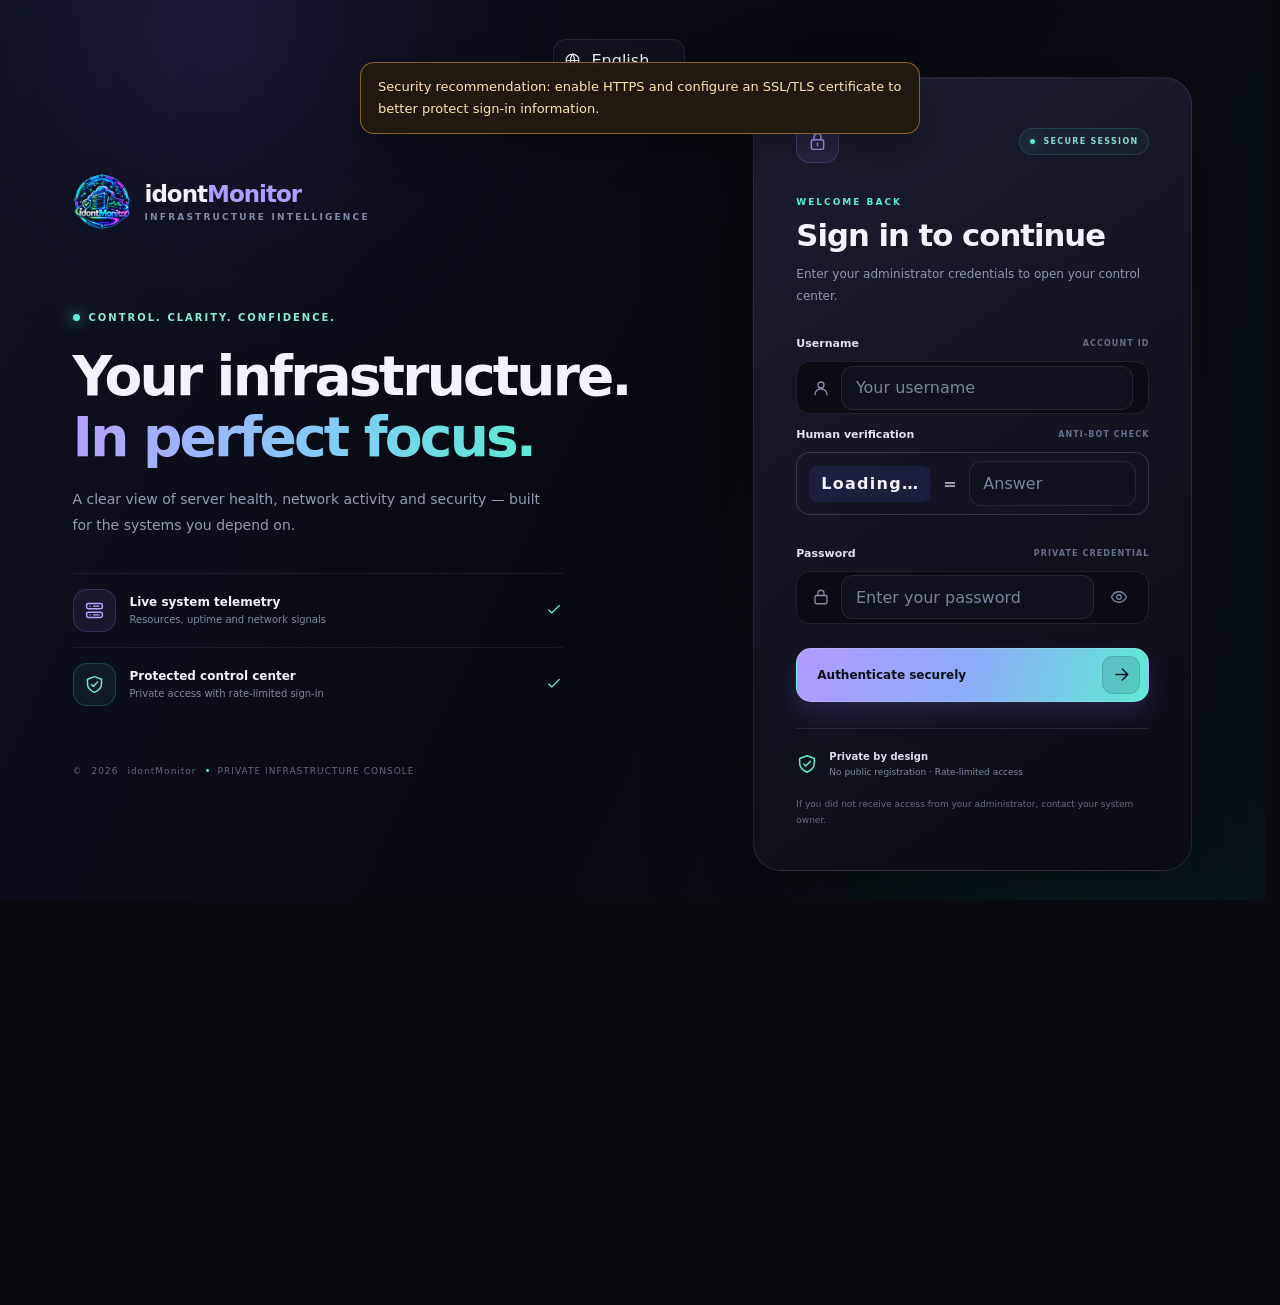
<file: static/login.html>
<!doctype html>
<html lang="en">
<head>
<meta charset="utf-8">
<meta name="viewport" content="width=device-width,initial-scale=1,viewport-fit=cover">
<meta name="color-scheme" content="dark">
<meta name="theme-color" content="#070910">
<link rel="icon" type="image/svg+xml" href="/static/idontmonitor-mark.png?v=2360">
<title>Secure access · idontMonitor</title>
<link rel="stylesheet" href="/static/style.css">
</head>
<body class="login-body">
<div class="login-grid" aria-hidden="true"></div>
<div class="login-orb login-orb-one" aria-hidden="true"></div>
<div class="login-orb login-orb-two" aria-hidden="true"></div>
<label class="language-control login-language" for="languageSelect"><svg viewBox="0 0 24 24" aria-hidden="true"><circle cx="12" cy="12" r="9"/><path d="M3 12h18M12 3a15 15 0 0 1 0 18M12 3a15 15 0 0 0 0 18"/></svg><select id="languageSelect" aria-label="Select language"><option value="en">English</option><option value="fa">فارسی</option></select></label>
<div id="httpSecurityNotice" class="http-security-notice" role="status" aria-live="polite" hidden></div>
<main class="login-layout">
  <section class="login-story" aria-label="idontMonitor introduction">
    <a class="login-brand" href="/login" aria-label="idontMonitor home">
      <span class="login-logo"><img src="/static/idontmonitor-mark.png?v=2360" alt="idontMonitor logo" width="54" height="54"></span>
      <span><strong>idont<span>Monitor</span></strong><small>INFRASTRUCTURE INTELLIGENCE</small></span>
    </a>
    <div class="story-copy">
      <span class="story-kicker"><i></i> CONTROL. CLARITY. CONFIDENCE.</span>
      <h1>Your infrastructure.<br><span>In perfect focus.</span></h1>
      <p>A clear view of server health, network activity and security — built for the systems you depend on.</p>
    </div>
    <div class="login-feature-row">
      <div class="feature-icon"><svg viewBox="0 0 24 24" aria-hidden="true"><rect x="3" y="4" width="18" height="6" rx="2"/><rect x="3" y="14" width="18" height="6" rx="2"/><path d="M7 7h.01M7 17h.01M11 7h6M11 17h6"/></svg></div>
      <div><b>Live system telemetry</b><small>Resources, uptime and network signals</small></div>
      <span class="feature-check"><svg viewBox="0 0 24 24" aria-hidden="true"><path d="m5 12 4 4L19 6"/></svg></span>
    </div>
    <div class="login-feature-row">
      <div class="feature-icon mint-icon"><svg viewBox="0 0 24 24" aria-hidden="true"><path d="M12 3 20 6v5c0 5-3.5 8-8 10-4.5-2-8-5-8-10V6z"/><path d="m8.5 12 2.2 2.2 4.8-5"/></svg></div>
      <div><b>Protected control center</b><small>Private access with rate-limited sign-in</small></div>
      <span class="feature-check"><svg viewBox="0 0 24 24" aria-hidden="true"><path d="m5 12 4 4L19 6"/></svg></span>
    </div>
    <div class="login-copyright">© <span id="year"></span> idontMonitor <span class="copyright-dot"></span> PRIVATE INFRASTRUCTURE CONSOLE</div>
  </section>
  <section class="login-panel glass" aria-labelledby="loginTitle">
    <div class="panel-topline"><span class="secure-icon"><svg viewBox="0 0 24 24" aria-hidden="true"><rect x="5" y="10" width="14" height="11" rx="2"/><path d="M8 10V7a4 4 0 0 1 8 0v3M12 14v3"/></svg></span><span class="secure-label"><i></i> SECURE SESSION</span></div>
    <div class="login-heading"><p class="eyebrow">WELCOME BACK</p><h2 id="loginTitle">Sign in to continue</h2><p>Enter your administrator credentials to open your control center.</p></div>
    <form method="post" action="/login" id="loginForm" novalidate>
      <label for="username">Username <span>ACCOUNT ID</span></label>
      <div class="login-input-wrap"><svg viewBox="0 0 24 24" aria-hidden="true"><circle cx="12" cy="8" r="4"/><path d="M4 21a8 8 0 0 1 16 0"/></svg><input id="username" name="username" autocomplete="username" autocapitalize="none" spellcheck="false" required maxlength="128" placeholder="Your username"></div>
      <label for="captchaAnswer">Human verification <span>ANTI-BOT CHECK</span></label>
      <div class="login-captcha" aria-live="polite">
        <span class="captcha-question" id="captchaQuestion">Loading…</span>
        <span class="captcha-equals" aria-hidden="true">=</span>
        <input id="captchaAnswer" name="captcha_answer" type="text" inputmode="numeric" pattern="[0-9]{1,3}" autocomplete="off" required maxlength="3" aria-label="Answer to human verification" placeholder="Answer">
        <input id="captchaToken" type="hidden" name="captcha_token" value="">
      </div>
      <label for="password">Password <span>PRIVATE CREDENTIAL</span></label>
      <div class="login-input-wrap"><svg viewBox="0 0 24 24" aria-hidden="true"><rect x="4" y="10" width="16" height="11" rx="2"/><path d="M8 10V7a4 4 0 0 1 8 0v3"/></svg><input id="password" name="password" type="password" autocomplete="current-password" required maxlength="1024" placeholder="Enter your password"><button class="password-toggle" type="button" id="togglePassword" aria-label="Show password" title="Show password"><svg viewBox="0 0 24 24" aria-hidden="true"><path d="M2 12s3.5-7 10-7 10 7 10 7-3.5 7-10 7S2 12 2 12Z"/><circle cx="12" cy="12" r="3"/></svg></button></div>
      <p id="error" class="login-error" role="alert" hidden></p>
      <button class="login-submit" type="submit"><span class="submit-label">Authenticate securely</span><span class="submit-arrow"><svg viewBox="0 0 24 24" aria-hidden="true"><path d="M5 12h14M13 5l7 7-7 7"/></svg></span></button>
    </form>
    <div class="login-assurance"><svg viewBox="0 0 24 24" aria-hidden="true"><path d="M12 3 20 6v5c0 5-3.5 8-8 10-4.5-2-8-5-8-10V6z"/><path d="m8.5 12 2.2 2.2 4.8-5"/></svg><span><b>Private by design</b><small>No public registration · Rate-limited access</small></span></div>
    <p class="login-footnote">If you did not receive access from your administrator, contact your system owner.</p>
  </section>
</main>
<style>
.http-security-notice{position:fixed;z-index:1000;top:max(62px,calc(env(safe-area-inset-top) + 52px));left:50%;transform:translateX(-50%);width:min(560px,calc(100vw - 32px));box-sizing:border-box;padding:13px 17px;border:1px solid rgba(245,183,77,.48);border-radius:14px;background:rgba(35,27,16,.96);color:#ffe5b1;box-shadow:0 14px 40px rgba(0,0,0,.3);font-size:13px;line-height:1.7;backdrop-filter:blur(16px);-webkit-backdrop-filter:blur(16px);opacity:1;transition:opacity .25s ease}
.http-security-notice[hidden]{display:none}.http-security-notice.is-leaving{opacity:0}
html[dir="rtl"] .http-security-notice{text-align:right}

.login-captcha{display:flex;align-items:center;gap:12px;min-height:54px;margin:0 0 18px;padding:8px 12px;border:1px solid var(--border,rgba(148,163,184,.24));border-radius:14px;background:rgba(15,23,42,.22)}
.captcha-question{display:inline-flex;align-items:center;justify-content:center;min-width:88px;min-height:36px;padding:0 12px;border-radius:9px;background:rgba(99,102,241,.12);font-weight:800;letter-spacing:.08em;font-variant-numeric:tabular-nums}
.captcha-equals{opacity:.65;font-weight:700}
.login-captcha input[type=text]{width:100%;min-width:0;flex:1;background:transparent;border:0;outline:0;color:inherit;font:inherit}
.login-captcha input[type=text]::placeholder{color:var(--muted,#94a3b8)}
</style>
<script>
const form=document.getElementById('loginForm');
const button=form.querySelector('.login-submit');
const errorBox=document.getElementById('error');
document.getElementById('year').textContent=new Date().getFullYear();
const httpNotice=document.getElementById('httpSecurityNotice');
const httpNoticeText={en:'Security recommendation: enable HTTPS and configure an SSL/TLS certificate to better protect sign-in information.',fa:'پیشنهاد امنیتی: برای محافظت بهتر از اطلاعات ورود، HTTPS را فعال کنید و گواهی SSL/TLS را پیکربندی کنید.'};
let httpNoticeTimer;
function updateHttpNotice(){
  if(location.protocol!=='http:'){httpNotice.hidden=true;return;}
  const lang=document.getElementById('languageSelect')?.value||document.documentElement.lang||'en';
  httpNotice.textContent=httpNoticeText[lang==='fa'?'fa':'en'];
  httpNotice.hidden=false;httpNotice.classList.remove('is-leaving');
  clearTimeout(httpNoticeTimer);
  httpNoticeTimer=setTimeout(()=>{httpNotice.classList.add('is-leaving');setTimeout(()=>{httpNotice.hidden=true;httpNotice.classList.remove('is-leaving');},280);},5000);
}
document.getElementById('languageSelect')?.addEventListener('change',updateHttpNotice);
updateHttpNotice();

document.getElementById('togglePassword').addEventListener('click',()=>{const input=document.getElementById('password');const showing=input.type==='text';input.type=showing?'password':'text';const btn=document.getElementById('togglePassword');btn.setAttribute('aria-label',showing?'Show password':'Hide password');btn.title=showing?'Show password':'Hide password';});
async function refreshCaptcha(){try{const r=await fetch('/api/login-challenge',{credentials:'same-origin',cache:'no-store'});if(!r.ok)return;const d=await r.json();document.getElementById('captchaQuestion').textContent=d.question;document.getElementById('captchaToken').value=d.token;document.getElementById('captchaAnswer').value='';}catch{}}
form.addEventListener('submit',async e=>{e.preventDefault();errorBox.hidden=true;if(!form.reportValidity())return;button.disabled=true;button.classList.add('is-loading');button.querySelector('.submit-label').textContent=(document.documentElement.lang==='fa'?'در حال بررسی اطلاعات ورود…':'Verifying credentials…');const body=new URLSearchParams(new FormData(form));try{const r=await fetch('/login',{method:'POST',body,redirect:'manual',credentials:'same-origin'});if(r.status===303||r.type==='opaqueredirect'){location.href='/';return}const data=await r.json().catch(()=>({detail:'Sign-in failed. Please try again.'}));errorBox.textContent=data.detail||(document.documentElement.lang==='fa'?'ورود ناموفق بود. دوباره تلاش کنید.':'Sign-in failed. Please try again.');errorBox.hidden=false;await refreshCaptcha();}catch{errorBox.textContent=(document.documentElement.lang==='fa'?'ارتباط با سرور برقرار نشد. اتصال را بررسی و دوباره تلاش کنید.':'Unable to reach the server. Check your connection and try again.');errorBox.hidden=false;await refreshCaptcha();}finally{button.disabled=false;button.classList.remove('is-loading');button.querySelector('.submit-label').textContent=(document.documentElement.lang==='fa'?'ورود امن':'Authenticate securely');}});
</script>
<script src="/static/i18n.js"></script></body>
</html>
</file>
<file: static/style.css>
:root{color-scheme:dark;--bg:#080a10;--panel:#10141f;--panel2:#141a28;--theme-glow:rgba(181,160,255,.14);--line:rgba(172,185,220,.13);--text:#f1f4fb;--muted:#8792aa;--purple:#a78bfa;--mint:#5eead4;--blue:#7dd3fc;--pink:#f0abfc;--amber:#fbbf24;--red:#fb7185;--radius:22px;font-family:Inter,ui-sans-serif,system-ui,-apple-system,BlinkMacSystemFont,"Segoe UI",sans-serif}*{box-sizing:border-box}html{scroll-behavior:smooth}body{margin:0;min-height:100vh;background:radial-gradient(ellipse at 12% -10%,rgba(124,58,237,.16),transparent 35%),radial-gradient(ellipse at 95% 15%,rgba(20,184,166,.09),transparent 28%),var(--bg);color:var(--text);overflow-x:hidden}body:after{content:"";position:fixed;inset:0;pointer-events:none;opacity:.12;background-image:linear-gradient(rgba(255,255,255,.025) 1px,transparent 1px),linear-gradient(90deg,rgba(255,255,255,.025) 1px,transparent 1px);background-size:36px 36px;mask-image:linear-gradient(to bottom,black,transparent 85%);z-index:-1}.aurora{display:none}.glass{background:linear-gradient(145deg,color-mix(in srgb,var(--panel) 94%,white 6%),color-mix(in srgb,var(--bg) 90%,var(--panel) 10%));border:1px solid var(--line);box-shadow:0 18px 60px rgba(0,0,0,.2)}.shell{display:grid;grid-template-columns:250px minmax(0,1fr);gap:26px;max-width:1720px;margin:auto;padding:26px;min-height:100vh}.sidebar{position:sticky;top:26px;height:calc(100vh - 52px);min-height:580px;border-radius:26px;padding:22px 14px;display:flex;flex-direction:column;z-index:30}.brand{display:flex;align-items:center;gap:12px;padding:2px 9px 28px;color:inherit;text-decoration:none}.brand-mark{display:grid;place-items:center;width:45px;height:45px;border-radius:15px;background:linear-gradient(145deg,#8b5cf6,#2dd4bf);color:#080a10;font-size:29px;font-weight:900;box-shadow:0 8px 30px rgba(139,92,246,.22)}.brand b{display:block;font-size:16px;letter-spacing:-.5px}.brand small{display:block;color:var(--muted);font-size:8px;letter-spacing:1.8px;margin-top:5px}.sidebar nav{display:grid;gap:6px}.sidebar nav a{display:flex;align-items:center;gap:13px;padding:13px 14px;border:1px solid transparent;border-radius:14px;color:#9da8be;text-decoration:none;font-size:13px;transition:.2s}.sidebar nav a:hover{background:rgba(255,255,255,.035);color:white}.sidebar nav a.active{background:linear-gradient(100deg,rgba(167,139,250,.17),rgba(94,234,212,.055));border-color:rgba(167,139,250,.2);color:white;box-shadow:inset 3px 0 var(--purple)}.nav-icon{width:21px;text-align:center;color:var(--purple);font-size:18px}.sidebar-bottom{margin-top:auto;border-top:1px solid var(--line);padding:17px 8px 2px;display:flex;align-items:center;gap:8px;flex-wrap:wrap;font-size:10px;color:var(--muted)}.sidebar-bottom small{margin-left:auto}.dot,.live-pill i,.status-badge i{width:7px;height:7px;border-radius:50%;background:var(--mint);box-shadow:0 0 12px var(--mint);display:inline-block;flex:0 0 auto}.main{min-width:0;padding:4px 0 0}.topbar{display:flex;justify-content:space-between;align-items:center;gap:18px;margin:6px 2px 30px}.eyebrow{font-size:9px;letter-spacing:2px;color:var(--mint);font-weight:800;margin:0 0 10px}.topbar h1{font-size:clamp(28px,3vw,42px);letter-spacing:-1.8px;margin:0;font-weight:720}.muted{color:var(--muted);font-size:13px;margin:8px 0 0}.top-actions{display:flex;align-items:center;gap:9px}.live-pill,.status-badge{font-size:9px;letter-spacing:1px;border:1px solid rgba(94,234,212,.18);background:rgba(94,234,212,.055);color:var(--mint);padding:10px 12px;border-radius:99px;display:flex;gap:8px;align-items:center;white-space:nowrap}.live-pill i{width:6px;height:6px}.icon-btn,.ghost,.primary{border:1px solid var(--line);background:rgba(255,255,255,.035);color:var(--text);border-radius:12px;padding:11px 14px;cursor:pointer;font:inherit;transition:.18s}.icon-btn:hover,.ghost:hover{border-color:rgba(167,139,250,.55);background:rgba(167,139,250,.08)}button:focus-visible,a:focus-visible,input:focus-visible,select:focus-visible{outline:2px solid var(--mint);outline-offset:3px}button:active{transform:scale(.98)}.page-view[hidden]{display:none!important}.page-view{display:grid;gap:18px;align-content:start;min-width:0}.stats-grid{display:grid;grid-template-columns:repeat(4,minmax(0,1fr));gap:14px}.metric{position:relative;overflow:hidden;border-radius:21px;padding:20px;min-width:0;isolation:isolate}.metric:before{content:"";position:absolute;right:-35px;top:-48px;width:130px;height:130px;border-radius:50%;background:var(--accent);filter:blur(55px);opacity:.17;z-index:-1}.purple{--accent:var(--purple)}.mint{--accent:var(--mint)}.blue{--accent:var(--blue)}.pink{--accent:var(--pink)}.metric-head{display:flex;justify-content:space-between;align-items:center;font-size:9px;letter-spacing:1.1px;color:#a7b2c8;gap:6px}.metric-icon{font-size:20px;color:var(--accent)}.metric-value{display:flex;align-items:baseline;gap:5px;margin:23px 0 16px;min-width:0}.metric-value strong{font-size:clamp(28px,3vw,40px);letter-spacing:-1.8px;overflow-wrap:anywhere;font-weight:720}.metric-value em{font-size:13px;color:var(--accent);font-style:normal}.metric-value.compact strong{font-size:clamp(22px,2vw,30px)}.meter{height:5px;border-radius:99px;background:rgba(255,255,255,.07);overflow:hidden}.meter i{display:block;height:100%;width:0;background:var(--accent,var(--purple));border-radius:99px;box-shadow:0 0 14px var(--accent,var(--purple));transition:width .45s}.metric-foot{display:flex;justify-content:space-between;gap:8px;margin-top:12px;color:var(--muted);font-size:10px}.spark{width:calc(100% + 20px);height:32px;margin:12px -10px -10px}.spark path{fill:none;stroke:var(--accent);stroke-width:2.2;vector-effect:non-scaling-stroke;filter:drop-shadow(0 0 4px var(--accent))}.network-note{font-size:10px;color:var(--muted);margin-top:12px;line-height:1.6}.quota-mini,.quota-track{height:7px;border-radius:99px;background:rgba(255,255,255,.07);overflow:hidden;margin-top:12px}.quota-mini i,.quota-track i{display:block;height:100%;width:0;background:linear-gradient(90deg,var(--purple),var(--mint));border-radius:99px;transition:width .4s}.panel{border-radius:var(--radius);padding:24px;min-width:0}.panel-head{display:flex;justify-content:space-between;align-items:flex-start;gap:14px;margin-bottom:22px}.panel h2{font-size:19px;letter-spacing:-.55px;margin:0}.section-sub{color:var(--muted);font-size:11px;line-height:1.7;margin:7px 0 0}.status-badge{font-size:9px;padding:8px 10px}.host-info{display:grid;grid-template-columns:repeat(2,minmax(0,1fr));gap:0 26px}.host-info>div{display:flex;justify-content:space-between;align-items:center;gap:12px;padding:14px 0;border-bottom:1px solid rgba(255,255,255,.055);min-width:0}.host-info span{font-size:11px;color:var(--muted)}.host-info b{font-size:11px;font-weight:550;text-align:right;max-width:65%;overflow-wrap:anywhere}.host-footer{border-top:1px solid var(--line);padding-top:15px;margin-top:12px;display:flex;align-items:center;gap:8px;color:var(--muted);font-size:10px}.chart-wrap{height:330px;position:relative}.chart-wrap canvas,.traffic-chart-wrap canvas{width:100%;height:100%;display:block}.chart-empty{position:absolute;inset:0;display:grid;place-items:center;color:var(--muted);font-size:12px;pointer-events:none}.chart-foot{display:flex;justify-content:space-between;gap:12px;color:var(--muted);font-size:10px;margin-top:15px}.legend{font-size:10px;color:var(--muted);display:flex;align-items:center;gap:7px;white-space:nowrap}.legend i{width:8px;height:8px;border-radius:50%;display:inline-block;margin-left:5px}.legend-purple{background:var(--purple);box-shadow:0 0 9px var(--purple)}.legend-mint{background:var(--mint);box-shadow:0 0 9px var(--mint)}.resource-row{margin:23px 0}.resource-row-head{display:flex;justify-content:space-between;gap:12px;font-size:12px;margin-bottom:9px}.resource-row-head span{color:#b6c0d3}.resource-row-head b{font-weight:550}.note{font-size:10px;color:var(--muted);line-height:1.8;margin:17px 0 0}.traffic-panel{overflow:hidden}.period-chip{padding:7px 10px;border:1px solid var(--line);border-radius:99px;color:var(--mint);font-size:9px;letter-spacing:1px;white-space:nowrap}.traffic-total{display:flex;align-items:baseline;gap:10px;flex-wrap:wrap}.traffic-total strong{font-size:clamp(30px,3.5vw,44px);letter-spacing:-1.8px}.traffic-total span{color:var(--muted);font-size:12px}.quota-track{height:9px;margin:17px 0 20px}.traffic-stats{display:grid;grid-template-columns:repeat(3,minmax(0,1fr));gap:10px}.traffic-stats>div{padding:15px;border-radius:15px;background:rgba(255,255,255,.025);border:1px solid rgba(255,255,255,.055);min-width:0}.traffic-stats span{display:block;color:var(--muted);font-size:10px;margin-bottom:8px}.traffic-stats b{font-size:13px;overflow-wrap:anywhere}.traffic-cumulative{margin:18px 0}.traffic-chart-wrap{height:120px;margin-top:20px}.settings-form{display:grid;gap:11px;max-width:680px}.settings-form label{font-size:12px;color:#dce4f3;margin-top:7px}.settings-form label span{display:block;color:var(--muted);font-size:10px;margin-top:5px;line-height:1.6}.settings-form input,.settings-form select{width:100%;min-height:46px;border:1px solid var(--line);border-radius:13px;background:#0c111c;color:var(--text);padding:12px 13px;font:inherit}.settings-form input:focus,.settings-form select:focus{border-color:var(--purple);outline:none;box-shadow:0 0 0 3px rgba(167,139,250,.1)}.form-actions{display:flex;align-items:center;gap:12px;flex-wrap:wrap;margin-top:9px}.primary{background:linear-gradient(110deg,#a78bfa,#5eead4);color:#071014;border:0;font-weight:800;padding:13px 17px}.form-actions span{font-size:11px;color:var(--mint)}.security-summary{padding:14px 16px;border:1px solid var(--line);border-radius:14px;background:rgba(255,255,255,.025);font-size:12px;font-weight:650;margin:0 0 12px}.security-summary.all-good{color:var(--mint);border-color:rgba(94,234,212,.22)}.security-summary.has-warning{color:var(--amber);border-color:rgba(251,191,36,.24)}.security-summary.has-unknown{color:var(--purple)}.security-list{display:grid;grid-template-columns:repeat(2,minmax(0,1fr));gap:10px}.security-list .security-item{display:flex;align-items:flex-start;gap:12px;margin:0;padding:15px;border:1px solid rgba(255,255,255,.06);background:rgba(255,255,255,.018);border-radius:15px}.security-state{width:30px;height:30px;display:grid;place-items:center;border-radius:10px;flex:0 0 auto;font-weight:800}.security-state.pass{color:var(--mint);background:rgba(94,234,212,.1)}.security-state.warn{color:var(--amber);background:rgba(251,191,36,.1)}.security-state.unknown{color:var(--purple);background:rgba(167,139,250,.1)}.security-item b{display:block;font-size:12px}.security-item small{display:block;color:var(--muted);font-size:10px;line-height:1.7;margin-top:5px}footer{display:flex;justify-content:space-between;gap:12px;flex-wrap:wrap;color:var(--muted);font-size:10px;padding:24px 4px 10px}.mobile-top{display:none}.nav-backdrop{position:fixed;inset:0;z-index:49;background:rgba(3,5,12,.72);backdrop-filter:blur(7px);-webkit-backdrop-filter:blur(7px)}.nav-backdrop[hidden]{display:none!important}.toast{position:fixed;bottom:24px;left:50%;transform:translate(-50%,20px);opacity:0;pointer-events:none;background:#151d2b;border:1px solid var(--line);border-radius:13px;padding:13px 17px;color:var(--text);font-size:12px;box-shadow:0 18px 55px #0008;transition:.2s;z-index:80;max-width:90vw}.toast.show{opacity:1;transform:translate(-50%,0)}
@media(max-width:1250px){.shell{grid-template-columns:220px minmax(0,1fr);gap:18px;padding:18px}.stats-grid{grid-template-columns:repeat(2,minmax(0,1fr))}}
@media(max-width:760px){.shell{display:block;padding:0 13px 25px}.mobile-top{display:flex;align-items:center;justify-content:space-between;position:sticky;top:0;z-index:45;padding:calc(10px + env(safe-area-inset-top)) 14px 10px;margin:0 -13px 19px;border-width:0 0 1px;border-radius:0;background:rgba(8,10,16,.91);backdrop-filter:blur(18px)}.mobile-top .brand{padding:0;gap:9px}.mobile-top .brand-mark{width:36px;height:36px;border-radius:12px;font-size:23px}.mobile-top .brand b{font-size:14px}.mobile-top .brand small{font-size:7px}.sidebar{display:flex;position:fixed;top:0;bottom:0;left:auto;right:0;width:min(84vw,340px);height:100dvh;min-height:0;max-height:100dvh;overflow-y:auto;overscroll-behavior:contain;padding:calc(20px + env(safe-area-inset-top)) 16px calc(18px + env(safe-area-inset-bottom));border-radius:24px 0 0 24px;background:rgba(10,13,23,.985);box-shadow:-24px 0 80px #000b;z-index:60;transform:translateX(110%);visibility:hidden;pointer-events:none;transition:transform .24s ease,visibility .24s ease}.sidebar.open{transform:translateX(0);visibility:visible;pointer-events:auto}.sidebar.open~.main{pointer-events:none}.desktop-brand{display:flex;padding:2px 6px 25px}.sidebar nav{display:grid;grid-template-columns:minmax(0,1fr);gap:7px}.sidebar nav a{font-size:13px;padding:15px 13px;min-height:49px}.sidebar nav a.active{box-shadow:inset -3px 0 var(--purple);border-color:rgba(167,139,250,.25)}.sidebar-bottom{margin-top:auto;padding-top:18px}.main{padding:0}.topbar{align-items:flex-start;margin:5px 1px 20px;gap:9px}.topbar h1{font-size:29px}.topbar .muted{font-size:12px}.top-actions{gap:6px;flex-wrap:wrap;justify-content:flex-end}.live-pill{padding:8px;font-size:8px}.ghost{font-size:11px;padding:9px 10px}.icon-btn{padding:9px 11px}.stats-grid{grid-template-columns:repeat(2,minmax(0,1fr));gap:10px}.metric{padding:15px 13px 12px;border-radius:18px}.metric-head{font-size:8px;letter-spacing:.55px}.metric-icon{font-size:16px}.metric-value{margin:17px 0 13px}.metric-value strong{font-size:clamp(24px,7vw,34px)}.metric-value.compact strong{font-size:clamp(18px,5vw,25px)}.metric-foot{font-size:9px;gap:5px;flex-wrap:wrap}.panel{padding:17px;border-radius:19px}.panel h2{font-size:18px}.page-view{gap:12px}.host-info{grid-template-columns:1fr}.host-info>div{padding:11px 0}.chart-wrap{height:255px}.chart-foot{font-size:9px}.traffic-total strong{font-size:32px}.traffic-stats{gap:7px}.traffic-stats>div{padding:11px 9px}.traffic-stats span{font-size:9px}.traffic-stats b{font-size:12px}.traffic-chart-wrap{height:100px}.section-sub{font-size:10px}.settings-form input,.settings-form select{min-height:48px;font-size:16px}.security-list{grid-template-columns:1fr}.form-actions .primary{width:100%}footer{font-size:9px;padding-bottom:calc(20px + env(safe-area-inset-bottom))}}
@media(max-width:370px){.shell{padding-left:9px;padding-right:9px}.mobile-top{margin-left:-9px;margin-right:-9px}.topbar{display:block}.top-actions{justify-content:flex-start;margin-top:13px}.metric{padding:13px 10px}.metric-head{font-size:7px}.metric-foot{font-size:8px}.traffic-stats{grid-template-columns:1fr}.traffic-stats>div{display:flex;justify-content:space-between;align-items:center}.traffic-stats span{margin:0}}
@media(prefers-reduced-motion:reduce){*,*:before,*:after{scroll-behavior:auto!important;animation:none!important;transition:none!important}}

/* v1.4.1 Theme Studio and account security */
.theme-grid{display:grid;grid-template-columns:repeat(4,minmax(0,1fr));gap:13px;margin:8px 0 18px}
.theme-card{min-width:0;text-align:left;color:var(--text);background:rgba(255,255,255,.025);border:1px solid var(--line);border-radius:17px;padding:10px;cursor:pointer;transition:transform .18s,border-color .18s,box-shadow .18s}
.theme-card:hover{transform:translateY(-2px);border-color:var(--purple)}
.theme-card.active{border-color:var(--purple);box-shadow:0 0 0 1px var(--purple),0 8px 28px var(--theme-glow)}
.theme-preview{height:68px;display:flex;align-items:flex-end;gap:5px;padding:8px;border-radius:11px;margin-bottom:10px;background:#090b14}
.theme-preview i{display:block;height:30%;flex:1;border-radius:5px;background:var(--ta)}
.theme-preview i:nth-child(2){height:70%;background:var(--tb)}.theme-preview i:nth-child(3){height:48%;background:var(--tc)}
.theme-preview.nebula{--ta:#b5a0ff;--tb:#5ce7cf;--tc:#818cf8}.theme-preview.cyber{--ta:#5ce7cf;--tb:#82adff;--tc:#a7f3d0}.theme-preview.crimson{--ta:#ff5470;--tb:#ff9a62;--tc:#fda4af}.theme-preview.arctic{--ta:#7dd3fc;--tb:#818cf8;--tc:#c4b5fd}.theme-preview.emerald{--ta:#4ade80;--tb:#2dd4bf;--tc:#a3e635}.theme-preview.solar{--ta:#fbbf24;--tb:#fb7185;--tc:#fdba74}.theme-preview.ultra{--ta:#d1d5db;--tb:#818cf8;--tc:#6b7280}
.theme-card b,.theme-card small{display:block;overflow-wrap:anywhere}.theme-card b{font-size:12px}.theme-card small{font-size:10px;color:var(--muted);margin-top:5px}
.panel-inset{margin-top:22px;padding-top:22px;border-top:1px solid var(--line)}.audit-list{display:grid;gap:9px}.audit-row{display:flex;align-items:center;gap:12px;padding:13px;border:1px solid var(--line);border-radius:13px;background:rgba(255,255,255,.02)}.audit-dot{width:9px;height:9px;border-radius:50%;flex:0 0 auto}.audit-dot.success{background:var(--mint);box-shadow:0 0 12px var(--mint)}.audit-dot.failed{background:var(--red);box-shadow:0 0 12px var(--red)}.audit-info{min-width:0;display:grid;gap:5px}.audit-info b{font-size:12px;overflow-wrap:anywhere}.audit-info small{font-size:10px;color:var(--muted);overflow-wrap:anywhere}
.form-divider{height:1px;background:var(--line);margin:25px 0}.settings-form input[type=password]{letter-spacing:.04em}
@media(max-width:900px){.theme-grid{grid-template-columns:repeat(2,minmax(0,1fr))}}@media(max-width:430px){.theme-card{padding:8px}.theme-preview{height:54px}.theme-card b{font-size:11px}}

@media(prefers-reduced-motion:reduce){.sidebar,.nav-backdrop,.meter i,.quota-track i{transition:none!important;scroll-behavior:auto!important}}

/* v1.6.0 — secure access experience and SVG icon system */
.brand-mark svg,.nav-icon svg,.icon-btn svg{width:1em;height:1em;display:block;fill:none;stroke:currentColor;stroke-width:1.8;stroke-linecap:round;stroke-linejoin:round}
.brand-mark svg{width:30px;height:30px;stroke:#081018;stroke-width:2.1}.brand-mark{flex:0 0 auto}.nav-icon{display:grid;place-items:center}.nav-icon svg{width:20px;height:20px}.icon-btn svg{width:19px;height:19px}.icon-btn{display:inline-flex;align-items:center;justify-content:center;gap:8px}
.login-body{min-height:100vh;min-height:100dvh;display:grid;place-items:center;position:relative;isolation:isolate;overflow:hidden;padding:clamp(22px,5vw,72px);background:#070910;color:#f3f5fc;font-family:Inter,ui-sans-serif,system-ui,-apple-system,BlinkMacSystemFont,"Segoe UI",sans-serif}
.login-body:after{opacity:.17;background-size:44px 44px;mask-image:radial-gradient(ellipse at 52% 45%,#000 0%,transparent 78%)}
.login-grid{position:absolute;inset:0;z-index:-3;pointer-events:none;background:linear-gradient(115deg,rgba(14,19,33,.95),rgba(7,9,16,.97) 52%,rgba(8,17,24,.96))}
.login-orb{position:absolute;z-index:-2;pointer-events:none;border-radius:50%;filter:blur(2px);opacity:.55;animation:login-float 14s ease-in-out infinite alternate}
.login-orb-one{width:min(58vw,760px);aspect-ratio:1;top:-38%;left:-12%;background:radial-gradient(circle,rgba(124,91,255,.2),rgba(124,91,255,.04) 44%,transparent 70%)}
.login-orb-two{width:min(52vw,650px);aspect-ratio:1;bottom:-45%;right:-8%;background:radial-gradient(circle,rgba(45,212,191,.17),rgba(45,212,191,.035) 48%,transparent 72%);animation-delay:-6s}
.login-layout{width:min(1120px,100%);display:grid;grid-template-columns:minmax(0,1.05fr) minmax(350px,.78fr);align-items:center;gap:clamp(34px,7vw,100px);margin:auto}
.login-story{min-width:0;padding:10px 0}.login-brand{display:inline-flex;align-items:center;gap:14px;color:inherit;text-decoration:none}.login-logo{width:54px;height:54px;border-radius:18px;display:grid;place-items:center;background:linear-gradient(145deg,#a78bfa,#5eead4);box-shadow:0 12px 40px rgba(139,92,246,.25),inset 0 1px rgba(255,255,255,.6)}.login-logo svg{width:39px;height:39px;fill:none;stroke:#091018;stroke-width:2.3;stroke-linecap:round;stroke-linejoin:round}.login-brand strong{display:block;font-size:23px;letter-spacing:-1px;font-weight:800}.login-brand strong span{color:#a9a0ff}.login-brand small{display:block;color:#7f8ba5;font-size:9px;letter-spacing:2.2px;margin-top:5px;font-weight:750}
.story-copy{margin:clamp(42px,8vh,88px) 0 34px}.story-kicker{display:inline-flex;align-items:center;gap:9px;color:#8ceadd;font-size:10px;letter-spacing:2px;font-weight:800}.story-kicker i,.secure-label i{width:7px;height:7px;display:inline-block;border-radius:50%;background:#5eead4;box-shadow:0 0 14px #5eead4}.story-copy h1{font-size:clamp(36px,4.3vw,61px);line-height:1.1;letter-spacing:-2.8px;margin:21px 0 18px;font-weight:760}.story-copy h1 span{background:linear-gradient(100deg,#b5a0ff 0%,#85c9f9 52%,#5eead4 100%);color:transparent;background-clip:text;-webkit-background-clip:text}.story-copy>p{max-width:470px;color:#929db3;font-size:14px;line-height:1.9;margin:0}
.login-feature-row{display:flex;align-items:center;gap:14px;padding:15px 0;border-top:1px solid rgba(173,188,220,.1);max-width:490px}.feature-icon{width:43px;height:43px;display:grid;place-items:center;border:1px solid rgba(167,139,250,.22);background:rgba(167,139,250,.08);border-radius:14px;color:#b6a5ff;flex:0 0 auto}.feature-icon svg,.feature-check svg,.secure-icon svg,.login-input-wrap>svg,.password-toggle svg,.login-submit svg,.login-assurance>svg{width:21px;height:21px;fill:none;stroke:currentColor;stroke-width:1.7;stroke-linecap:round;stroke-linejoin:round}.mint-icon{color:#6fe8d6;border-color:rgba(94,234,212,.2);background:rgba(94,234,212,.06)}.login-feature-row>div:nth-child(2){min-width:0;display:grid;gap:5px}.login-feature-row b{font-size:12px;font-weight:700}.login-feature-row small{color:#7e8aa2;font-size:10px}.feature-check{margin-left:auto;color:#5eead4;display:grid;place-items:center}.feature-check svg{width:18px;height:18px}.login-copyright{display:flex;align-items:center;gap:9px;margin-top:clamp(30px,5vh,55px);color:#606c82;font-size:9px;letter-spacing:1px;flex-wrap:wrap}.copyright-dot{width:3px;height:3px;background:#5eead4;border-radius:50%}
.login-panel{padding:clamp(25px,3.4vw,42px);border-radius:28px;background:linear-gradient(145deg,rgba(20,25,40,.94),rgba(11,15,25,.96));border-color:rgba(173,188,220,.15);box-shadow:0 35px 100px rgba(0,0,0,.42),0 0 0 1px rgba(255,255,255,.015),inset 0 1px rgba(255,255,255,.045);min-width:0;backdrop-filter:blur(22px);-webkit-backdrop-filter:blur(22px)}.panel-topline{display:flex;align-items:center;justify-content:space-between;gap:12px;margin-bottom:34px}.secure-icon{width:43px;height:43px;border-radius:14px;display:grid;place-items:center;color:#a99aff;border:1px solid rgba(167,139,250,.24);background:rgba(167,139,250,.09)}.secure-label{display:flex;align-items:center;gap:8px;border:1px solid rgba(94,234,212,.16);background:rgba(94,234,212,.045);border-radius:99px;padding:8px 10px;color:#85dace;font-size:8px;letter-spacing:1.3px;font-weight:800}.secure-label i{width:5px;height:5px}.login-heading .eyebrow{margin-bottom:10px}.login-heading h2{font-size:clamp(25px,2.4vw,31px);letter-spacing:-1px;margin:0;font-weight:760}.login-heading>p:last-child{font-size:12px;color:#8c98af;line-height:1.8;margin:11px 0 27px}.login-panel form{display:grid;gap:11px}.login-panel form>label{display:flex;align-items:center;justify-content:space-between;gap:12px;color:#dce3f2;font-size:11px;font-weight:650;margin-top:3px}.login-panel form>label span{color:#65718a;font-size:8px;letter-spacing:1.1px;font-weight:750}.login-input-wrap{display:flex;align-items:center;gap:11px;min-height:53px;padding:0 15px;border:1px solid rgba(159,174,207,.16);border-radius:14px;background:rgba(5,8,15,.48);color:#7785a0;transition:border-color .2s,box-shadow .2s,background .2s}.login-input-wrap:focus-within{border-color:rgba(167,139,250,.75);background:rgba(10,13,24,.8);box-shadow:0 0 0 4px rgba(167,139,250,.09),0 0 25px rgba(167,139,250,.055)}.login-input-wrap>svg{width:18px;height:18px;flex:0 0 auto}.login-input-wrap input{width:100%;min-width:0;border:0;outline:0;background:transparent;color:#f3f5fc;font:inherit;font-size:12px;padding:15px 0;box-shadow:none!important}.login-input-wrap input::placeholder{color:#536078}.password-toggle{display:grid;place-items:center;flex:0 0 auto;border:0;background:transparent;color:#7886a0;padding:5px;cursor:pointer}.password-toggle:hover{color:#d6d8ff}.password-toggle svg{width:18px;height:18px}.login-submit{margin-top:13px;min-height:54px;width:100%;display:flex;align-items:center;justify-content:space-between;gap:12px;padding:7px 8px 7px 20px;border:1px solid rgba(255,255,255,.18);border-radius:15px;background:linear-gradient(105deg,#b19aff 0%,#8cacf9 49%,#5eead4 100%);color:#0a1018;font:inherit;font-size:12px;font-weight:800;cursor:pointer;box-shadow:0 12px 28px rgba(111,117,237,.2);transition:transform .2s,filter .2s,box-shadow .2s}.login-submit:hover{filter:brightness(1.06);transform:translateY(-1px);box-shadow:0 15px 34px rgba(111,117,237,.28)}.login-submit:disabled{cursor:wait;opacity:.8;transform:none}.submit-arrow{width:38px;height:38px;display:grid;place-items:center;border-radius:11px;background:rgba(5,12,20,.12);border:1px solid rgba(5,12,20,.12)}.submit-arrow svg{width:19px;height:19px}.login-submit.is-loading .submit-arrow{animation:login-pulse 1s ease-in-out infinite}.login-error{margin:4px 0 0;padding:11px 12px;border:1px solid rgba(251,113,133,.24);border-radius:11px;background:rgba(251,113,133,.07);color:#ff9aa9;font-size:11px;line-height:1.65}.login-error[hidden]{display:none}.login-assurance{display:flex;align-items:center;gap:11px;border-top:1px solid rgba(173,188,220,.11);margin-top:26px;padding-top:22px;color:#5eead4}.login-assurance>svg{width:22px;height:22px;flex:0 0 auto}.login-assurance span{display:grid;gap:5px}.login-assurance b{font-size:10px;color:#d8e0ef}.login-assurance small{font-size:9px;color:#7f8ba2}.login-footnote{font-size:9px;line-height:1.8;color:#606c82;margin:19px 0 0}.login-panel button:focus-visible,.login-panel input:focus-visible{outline:2px solid #5eead4;outline-offset:3px}
@keyframes login-float{from{transform:translate3d(0,0,0) scale(1)}to{transform:translate3d(35px,25px,0) scale(1.08)}}@keyframes login-pulse{50%{opacity:.55;transform:scale(.94)}}
@media(max-width:850px){.login-body{display:block;padding:clamp(18px,4vw,30px) 18px 32px;overflow-x:clip}.login-layout{display:flex;flex-direction:column;align-items:stretch;gap:25px;width:100%;max-width:520px;margin:0 auto}.login-story{width:100%;min-width:0}.login-panel{width:100%;min-width:0;padding:clamp(21px,4.5vw,30px);border-radius:24px}.story-copy h1{font-size:clamp(34px,7vw,46px);letter-spacing:-1.8px}.login-brand strong{font-size:20px}.login-feature-row small{line-height:1.6}.login-copyright{display:none}}
@media(max-width:680px){.login-body{display:block;padding:23px 16px 30px}.login-layout{display:flex;flex-direction:column;align-items:stretch;gap:27px;max-width:440px}.login-story{padding:0}.login-logo{width:46px;height:46px;border-radius:15px}.login-logo svg{width:33px;height:33px}.login-brand strong{font-size:19px}.login-brand small{font-size:8px;letter-spacing:1.7px}.story-copy{margin:31px 0 20px}.story-kicker{font-size:8px;letter-spacing:1.5px}.story-copy h1{font-size:clamp(34px,9vw,45px);margin:15px 0 10px;letter-spacing:-1.8px}.story-copy>p{font-size:12px;line-height:1.75}.login-feature-row{padding:11px 0;gap:10px}.feature-icon{width:37px;height:37px;border-radius:12px}.login-feature-row b{font-size:11px}.login-feature-row small{font-size:9px}.login-copyright{display:none}.login-panel{padding:24px 21px;border-radius:23px}.panel-topline{margin-bottom:24px}.login-heading h2{font-size:26px}.login-heading>p:last-child{margin-bottom:22px}.login-input-wrap{min-height:51px}.login-submit{min-height:52px}.login-assurance{margin-top:22px;padding-top:18px}.login-footnote{margin-top:15px}.login-orb-one{width:100vw;top:-15%;left:-35%}.login-orb-two{width:100vw;bottom:-12%;right:-40%}}
@media(prefers-reduced-motion:reduce){.login-orb,.login-submit.is-loading .submit-arrow{animation:none!important}.login-submit{transition:none!important}}

.metric-icon svg{display:block;width:22px;height:22px;fill:none;stroke:currentColor;stroke-width:1.8;stroke-linecap:round;stroke-linejoin:round}

/* idontMonitor v1.6.0 — original network-flow identity */
.login-logo{overflow:hidden}.login-logo img{width:155%;height:155%;max-width:none;object-fit:cover;object-position:center;mix-blend-mode:screen}
.bandwidth-live{position:relative;overflow:hidden;padding:24px;border:1px solid rgba(106,151,202,.18);border-radius:24px;background:radial-gradient(ellipse at 0 0,rgba(29,185,255,.075),transparent 45%),radial-gradient(ellipse at 100% 100%,rgba(160,91,255,.07),transparent 42%),var(--panel);box-shadow:inset 0 1px rgba(255,255,255,.035)}
.bandwidth-head{display:flex;align-items:flex-start;justify-content:space-between;gap:15px;margin-bottom:20px}.bandwidth-head h2{font-size:22px;margin:0;letter-spacing:-.6px}.rate-source{display:flex;align-items:center;gap:8px;border:1px solid var(--line);border-radius:999px;padding:8px 11px;color:var(--muted);font-size:9px;font-weight:800;letter-spacing:.8px;white-space:nowrap}.rate-source i,.boot-status i{width:7px;height:7px;border-radius:50%;background:#8290a5;box-shadow:0 0 0 4px rgba(130,144,165,.1)}.rate-source.is-live i{background:#35e7b2;box-shadow:0 0 0 4px rgba(53,231,178,.1),0 0 14px #35e7b2}
.bandwidth-cards{display:grid;grid-template-columns:repeat(2,minmax(0,1fr));gap:14px}.bandwidth-card{min-width:0;padding:19px 20px 16px;border:1px solid var(--line);border-radius:19px;background:linear-gradient(140deg,rgba(255,255,255,.025),rgba(255,255,255,.008));position:relative;overflow:hidden}.bandwidth-card:after{content:"";position:absolute;inset:auto -45px -90px auto;width:180px;height:180px;border-radius:50%;filter:blur(35px);opacity:.1;pointer-events:none}.download-card:after{background:#35d6ff}.upload-card:after{background:#b18aff}.bandwidth-card-top{display:flex;align-items:center;gap:11px}.bandwidth-icon{display:grid;place-items:center;width:42px;height:42px;border-radius:14px;background:rgba(53,214,255,.09);border:1px solid rgba(53,214,255,.19);color:#35d6ff}.bandwidth-icon svg{width:22px;height:22px;fill:none;stroke:currentColor;stroke-width:1.7;stroke-linecap:round;stroke-linejoin:round}.upload-card .bandwidth-icon{color:#b18aff;background:rgba(177,138,255,.09);border-color:rgba(177,138,255,.2)}.bandwidth-label{display:grid;gap:4px;font-size:10px;font-weight:850;letter-spacing:1.1px}.bandwidth-label small{font-size:9px;color:var(--muted);font-weight:650;letter-spacing:.4px}.flow-dot{margin-left:auto;width:6px;height:6px;border-radius:50%;background:var(--muted);opacity:.7}.rate-source.is-live~.bandwidth-cards .flow-dot{background:#35e7b2;box-shadow:0 0 12px #35e7b2;animation:flow-blink 1.7s ease-in-out infinite}.bandwidth-rate{display:flex;align-items:baseline;justify-content:space-between;gap:10px;margin:21px 0 14px;flex-wrap:wrap}.bandwidth-rate strong{font-size:clamp(23px,3vw,34px);letter-spacing:-1.1px;font-variant-numeric:tabular-nums;overflow-wrap:anywhere}.download-card .bandwidth-rate strong{color:#35d6ff}.upload-card .bandwidth-rate strong{color:#b18aff}.bandwidth-rate span{color:var(--muted);font-size:11px;font-weight:700}.rate-meter{height:4px;border-radius:99px;background:rgba(150,165,195,.12);overflow:hidden}.rate-meter i{display:block;height:100%;width:0;border-radius:99px;transition:width .35s ease;background:linear-gradient(90deg,#278cff,#35e7df);box-shadow:0 0 12px rgba(53,214,255,.3)}.upload-card .rate-meter i{background:linear-gradient(90deg,#7c6cff,#c09aff);box-shadow:0 0 12px rgba(177,138,255,.3)}.bandwidth-foot{display:flex;justify-content:space-between;gap:12px;margin-top:13px;color:var(--muted);font-size:10px}.bandwidth-foot b{color:var(--text);font-size:11px;font-variant-numeric:tabular-nums}.bandwidth-chart-head{display:flex;justify-content:space-between;align-items:center;gap:12px;margin:22px 1px 8px;color:var(--muted);font-size:10px}.bandwidth-chart-head>span:last-child{display:flex;align-items:center;gap:5px}.bandwidth-chart-head i{display:inline-block;width:15px;height:3px;border-radius:9px;margin-left:3px}.legend-rx{background:#35d6ff}.legend-tx{background:#b18aff}.bandwidth-chart{height:112px;position:relative}.bandwidth-chart canvas{width:100%;height:100%;display:block}.bandwidth-chart .chart-empty{position:absolute;inset:0;display:grid;place-items:center;font-size:10px;color:var(--muted);pointer-events:none}.bandwidth-chart .chart-empty[style*="display: none"]{display:none!important}.bandwidth-meta{display:flex;justify-content:space-between;gap:10px;flex-wrap:wrap;margin-top:8px;padding-top:12px;border-top:1px solid var(--line);font-size:9px;color:var(--muted)}
.boot-screen{position:fixed;inset:0;z-index:9999;display:flex;flex-direction:column;align-items:center;justify-content:center;gap:0;overflow:hidden;background:#05070d;color:#eef7ff;transition:opacity .48s ease,visibility .48s ease}.boot-screen:before{content:"";position:absolute;inset:0;background:radial-gradient(ellipse at 50% 45%,rgba(0,149,255,.12),transparent 34%),radial-gradient(ellipse at 50% 55%,rgba(142,58,255,.09),transparent 48%);pointer-events:none}.boot-screen:after{content:"";position:absolute;inset:0;opacity:.16;background-image:linear-gradient(rgba(60,150,220,.13) 1px,transparent 1px),linear-gradient(90deg,rgba(60,150,220,.13) 1px,transparent 1px);background-size:48px 48px;mask-image:radial-gradient(ellipse at center,#000,transparent 75%);pointer-events:none}.boot-logo-wrap{position:relative;display:grid;place-items:center;width:min(42vw,300px);aspect-ratio:1;z-index:1}.boot-logo{width:78%;height:78%;object-fit:contain;filter:drop-shadow(0 0 24px rgba(0,178,255,.3));animation:boot-float 3s ease-in-out infinite}.boot-orbit{position:absolute;left:50%;top:50%;width:min(45vw,330px);aspect-ratio:1;border:1px solid transparent;border-top-color:#2de7ff;border-right-color:rgba(155,95,255,.8);border-radius:50%;transform:translate(-50%,-50%);box-shadow:0 -4px 22px rgba(0,207,255,.08);animation:boot-spin 3.2s linear infinite}.boot-orbit:after{content:"";position:absolute;top:11%;left:16%;width:7px;height:7px;border-radius:50%;background:#40f5df;box-shadow:0 0 16px 4px rgba(64,245,223,.7)}.boot-orbit-b{width:min(51vw,375px);border-top-color:rgba(53,214,255,.32);border-left-color:rgba(53,214,255,.85);border-right-color:rgba(168,95,255,.4);animation-direction:reverse;animation-duration:5.2s}.boot-wordmark{position:relative;z-index:1;margin-top:5px;font-size:clamp(30px,5vw,48px);font-weight:850;letter-spacing:-2px;text-shadow:0 0 24px rgba(0,180,255,.18)}.boot-wordmark span{background:linear-gradient(100deg,#27dfff,#8c76ff 70%,#c36cff);color:transparent;background-clip:text;-webkit-background-clip:text}.boot-caption{position:relative;z-index:1;margin:8px 0 26px;color:#718ca8;font-size:9px;font-weight:800;letter-spacing:3px}.boot-status{position:relative;z-index:1;display:flex;align-items:center;gap:9px;color:#9eafc6;font-size:10px}.boot-status i{background:#2de7ff;box-shadow:0 0 12px #2de7ff;animation:flow-blink 1.4s ease-in-out infinite}.boot-track{position:relative;z-index:1;width:min(220px,55vw);height:3px;border-radius:9px;background:rgba(100,130,170,.16);overflow:hidden;margin-top:14px}.boot-track i{display:block;width:36%;height:100%;border-radius:9px;background:linear-gradient(90deg,#28dfff,#8f73ff);box-shadow:0 0 12px #28dfff;animation:boot-progress 1.5s ease-in-out infinite}.boot-screen.boot-exit{opacity:0;visibility:hidden;pointer-events:none}.boot-screen.boot-exit .boot-logo{animation:none}@keyframes boot-spin{to{transform:translate(-50%,-50%) rotate(360deg)}}@keyframes boot-float{0%,100%{transform:translateY(0) scale(.99)}50%{transform:translateY(-6px) scale(1.015)}}@keyframes boot-progress{0%{transform:translateX(-110%)}100%{transform:translateX(390%)}}@keyframes flow-blink{0%,100%{opacity:.45}50%{opacity:1}}@media(max-width:760px){.bandwidth-live{padding:17px;border-radius:20px}.bandwidth-head{display:block}.rate-source{width:max-content;margin-top:13px}.bandwidth-cards{grid-template-columns:1fr}.bandwidth-card{padding:16px}.bandwidth-rate{margin:17px 0 12px}.bandwidth-chart{height:100px}.boot-logo-wrap{width:min(65vw,260px)}.boot-orbit{width:min(70vw,290px)}.boot-orbit-b{width:min(78vw,330px)}.boot-caption{letter-spacing:2px}}@media(prefers-reduced-motion:reduce){.boot-logo,.boot-orbit,.boot-track i,.boot-status i,.flow-dot{animation:none!important}.boot-screen,.rate-meter i{transition:none!important}}

@media(max-width:380px){.login-body{padding:16px 12px 24px}.login-layout{gap:21px}.login-panel{padding:19px 16px}.secure-label{font-size:7px;letter-spacing:.8px}.login-panel form>label span{font-size:7px;letter-spacing:.5px}.login-heading h2{font-size:23px}}

/* v1.6.2 Network Pulse boot screen and consistent metric iconography */
.boot-screen{background:radial-gradient(ellipse at 50% 42%,#101a32 0%,#080b16 42%,#03050a 100%);gap:0;padding:24px;isolation:isolate}
.boot-screen:before{background:radial-gradient(circle at 50% 42%,rgba(0,202,255,.23),transparent 28%),radial-gradient(ellipse at 50% 55%,rgba(141,74,255,.2),transparent 52%);animation:boot-aura 4s ease-in-out infinite alternate}
.boot-screen:after{opacity:.22;background-size:34px 34px}
.boot-logo-wrap{width:min(47vw,320px);margin-bottom:8px;filter:drop-shadow(0 0 28px rgba(36,196,255,.18))}
.boot-logo{width:72%;height:72%;animation:boot-float 2.5s ease-in-out infinite,boot-glow 2.6s ease-in-out infinite}
.boot-orbit{width:min(51vw,350px);border-width:2px;box-shadow:0 0 22px rgba(0,207,255,.18),inset 0 0 18px rgba(143,95,255,.08)}
.boot-orbit-b{width:min(59vw,410px);border-width:1px}
.boot-wordmark{font-size:clamp(32px,6vw,52px);margin-top:8px}
.boot-caption{font-size:10px;letter-spacing:2.5px;margin:10px 0 32px}
.boot-status{font-size:12px;gap:11px}
.boot-status i{width:9px;height:9px;border-radius:50%;box-shadow:0 0 16px 4px rgba(45,231,255,.45)}
.boot-track{width:min(280px,68vw);height:4px;margin-top:18px}
.boot-track i{animation-duration:1.1s}
.boot-core-ring{position:absolute;inset:17%;border:1px solid rgba(94,234,212,.22);border-radius:50%;animation:boot-ring 2.8s ease-out infinite}
.metric-icon{display:grid;place-items:center;width:38px;height:38px;border-radius:12px;background:color-mix(in srgb,var(--accent) 10%,transparent);border:1px solid color-mix(in srgb,var(--accent) 24%,transparent);flex:0 0 auto}
.metric-icon svg{width:22px;height:22px;fill:none;stroke:currentColor;stroke-width:1.65;stroke-linecap:round;stroke-linejoin:round;vector-effect:non-scaling-stroke}
.metric-icon-cpu{color:#b5a0ff}.metric-icon-ram{color:#5eead4}.metric-icon-disk{color:#7dd3fc}.metric-icon-cpu svg,.metric-icon-ram svg,.metric-icon-disk svg{filter:drop-shadow(0 0 4px currentColor)}
@keyframes boot-aura{from{opacity:.7;transform:scale(.98)}to{opacity:1;transform:scale(1.04)}}
@keyframes boot-glow{0%,100%{filter:drop-shadow(0 0 16px rgba(0,178,255,.24))}50%{filter:drop-shadow(0 0 34px rgba(111,100,255,.5))}}
@keyframes boot-ring{0%{transform:scale(.78);opacity:.65}100%{transform:scale(1.22);opacity:0}}
@media(max-width:760px){.boot-logo-wrap{width:min(65vw,270px)}.boot-orbit{width:min(73vw,305px)}.boot-orbit-b{width:min(83vw,350px)}.boot-wordmark{font-size:clamp(30px,8vw,42px)}.boot-caption{font-size:8px;letter-spacing:1.8px}.metric-icon{width:34px;height:34px;border-radius:11px}.metric-icon svg{width:20px;height:20px}}
@media(prefers-reduced-motion:reduce){.boot-screen:before,.boot-core-ring,.boot-logo{animation:none!important}}

/* v1.6.3 identity, icon and motion refinement */
.brand-mark-image{overflow:hidden;padding:3px;background:radial-gradient(circle at 30% 20%,rgba(45,223,255,.22),rgba(139,92,246,.16) 55%,rgba(7,10,18,.95));border:1px solid rgba(94,234,212,.22);box-shadow:0 0 24px rgba(40,190,255,.15),inset 0 0 14px rgba(167,139,250,.12)}
.brand-mark-image img{display:block;width:100%;height:100%;object-fit:contain;filter:drop-shadow(0 0 5px rgba(45,223,255,.24))}
.sidebar nav .nav-icon{display:grid;place-items:center;flex:0 0 25px;width:25px;height:25px;border:1px solid color-mix(in srgb,var(--purple) 25%,transparent);border-radius:9px;background:linear-gradient(145deg,rgba(167,139,250,.11),rgba(94,234,212,.035));color:#b8a8ff;transition:transform .24s ease,background .24s ease,box-shadow .24s ease}
.sidebar nav .nav-icon svg{display:block;width:18px;height:18px;fill:none;stroke:currentColor;stroke-width:1.7;stroke-linecap:round;stroke-linejoin:round;vector-effect:non-scaling-stroke}
.sidebar nav a:hover .nav-icon,.sidebar nav a.active .nav-icon{transform:translateY(-1px) scale(1.04);background:linear-gradient(145deg,rgba(167,139,250,.22),rgba(94,234,212,.11));box-shadow:0 0 16px rgba(167,139,250,.12)}
.metric-icon svg,.bandwidth-icon svg{width:22px;height:22px;fill:none;stroke:currentColor;stroke-width:1.7;stroke-linecap:round;stroke-linejoin:round}
.boot-screen{background:radial-gradient(ellipse at 50% 44%,rgba(12,100,190,.26),transparent 32%),radial-gradient(ellipse at 50% 58%,rgba(117,45,210,.20),transparent 50%),#05070d}
.boot-logo-wrap{width:min(50vw,340px);filter:drop-shadow(0 0 26px rgba(0,183,255,.18))}
.boot-logo{width:72%;height:72%;object-fit:contain;mix-blend-mode:screen;filter:drop-shadow(0 0 17px rgba(0,178,255,.36)) drop-shadow(0 0 36px rgba(142,80,255,.2))}
.boot-orbit{width:min(49vw,355px);border-width:2px;box-shadow:0 0 18px rgba(0,207,255,.13),inset 0 0 18px rgba(142,58,255,.08)}
.boot-orbit-b{width:min(57vw,420px)}
.boot-core-ring{position:absolute;inset:13%;border:1px solid rgba(93,225,255,.25);border-radius:50%;box-shadow:0 0 32px rgba(0,155,255,.12);animation:core-breathe 2.6s ease-in-out infinite}
.boot-screen .boot-wordmark{margin-top:12px;letter-spacing:-1.8px;font-size:clamp(32px,5.3vw,52px);text-shadow:0 0 30px rgba(0,180,255,.22)}
.boot-screen .boot-caption{margin-bottom:28px}
@keyframes core-breathe{0%,100%{transform:scale(.94);opacity:.5}50%{transform:scale(1.06);opacity:1}}
.metric,.panel,.bandwidth-card{animation:card-arrive .65s cubic-bezier(.2,.8,.2,1) both}
.metric:nth-child(2){animation-delay:.05s}.metric:nth-child(3){animation-delay:.1s}.metric:nth-child(4){animation-delay:.15s}
@keyframes card-arrive{from{opacity:.35;transform:translateY(9px)}to{opacity:1;transform:translateY(0)}}
.bandwidth-chart canvas,.chart-wrap canvas{animation:chart-glow 4.2s ease-in-out infinite;transform-origin:center}
.bandwidth-chart{position:relative;overflow:hidden}
.bandwidth-chart:after,.chart-wrap:after{content:"";position:absolute;top:0;bottom:0;left:-35%;width:24%;pointer-events:none;background:linear-gradient(90deg,transparent,rgba(90,205,255,.06),transparent);animation:chart-sweep 7s linear infinite}
@keyframes chart-sweep{to{left:115%}}
@keyframes chart-glow{0%,100%{filter:drop-shadow(0 0 0 rgba(54,214,255,0))}50%{filter:drop-shadow(0 0 3px rgba(54,214,255,.18))}}
@media(max-width:760px){.boot-logo-wrap{width:min(70vw,290px)}.boot-orbit{width:min(75vw,315px)}.boot-orbit-b{width:min(83vw,350px)}.brand-mark-image{width:36px;height:36px;padding:2px}}
@media(prefers-reduced-motion:reduce){.boot-core-ring,.metric,.panel,.bandwidth-card,.bandwidth-chart canvas,.chart-wrap canvas,.bandwidth-chart:after,.chart-wrap:after{animation:none!important}}


/* v1.7.0 dedicated animated speed-test lab */
.speedtest-page{gap:16px}.speedtest-hero{position:relative;isolation:isolate;overflow:hidden;min-height:310px;padding:clamp(22px,4vw,44px);border-radius:28px;display:grid;grid-template-columns:minmax(0,1fr) minmax(230px,.72fr);align-items:center;gap:24px;background:radial-gradient(ellipse at 78% 48%,rgba(30,125,255,.18),transparent 34%),radial-gradient(ellipse at 96% 10%,rgba(168,85,247,.16),transparent 35%),linear-gradient(135deg,rgba(15,24,42,.96),rgba(9,12,22,.96))}.speedtest-hero:before{content:"";position:absolute;inset:0;z-index:-1;opacity:.28;background-image:linear-gradient(rgba(70,170,255,.09) 1px,transparent 1px),linear-gradient(90deg,rgba(70,170,255,.09) 1px,transparent 1px);background-size:34px 34px;mask-image:radial-gradient(ellipse at 70% 50%,#000,transparent 70%)}.speedtest-hero-copy{max-width:650px;z-index:1}.speedtest-hero h2{font-size:clamp(27px,3.3vw,42px);line-height:1.12;letter-spacing:-1.6px;margin:0;max-width:560px}.speedtest-hero-copy>p:not(.eyebrow){color:var(--muted);font-size:13px;line-height:1.8;max-width:560px}.speedtest-target{display:flex;align-items:center;gap:9px;color:#a6b5ca;font-size:10px;margin-top:22px}.live-dot{width:8px;height:8px;border-radius:50%;background:#5eead4;box-shadow:0 0 15px #5eead4;animation:speed-pulse 1.5s ease-in-out infinite}.speedtest-orbit{position:absolute;right:13%;top:50%;width:310px;aspect-ratio:1;border:1px solid rgba(56,189,248,.16);border-radius:50%;transform:translate(50%,-50%);pointer-events:none;animation:speed-orbit 16s linear infinite}.speed-orbit-two{width:245px;border-color:rgba(167,139,250,.24);border-style:dashed;animation-duration:22s;animation-direction:reverse}.speed-gauge{position:relative;width:min(100%,270px);aspect-ratio:1;display:grid;place-items:center;justify-self:center;filter:drop-shadow(0 0 28px rgba(56,189,248,.12))}.gauge-ring{position:absolute;inset:6%;border-radius:50%;padding:9px;background:conic-gradient(from -135deg,#38bdf8 0deg,#5eead4 85deg,#8b5cf6 190deg,transparent 270deg);animation:gauge-idle 5s ease-in-out infinite}.gauge-ring:before{content:"";position:absolute;inset:3px;border-radius:50%;background:#0b1120;box-shadow:inset 0 0 35px rgba(56,189,248,.1)}.gauge-inner{position:absolute;inset:10%;border-radius:50%;display:flex;flex-direction:column;align-items:center;justify-content:center;background:radial-gradient(circle,rgba(26,42,68,.94),rgba(8,12,22,.97) 70%);border:1px solid rgba(125,211,252,.14);box-shadow:inset 0 0 35px rgba(56,189,248,.08)}.gauge-inner svg{width:44px;height:44px;margin-bottom:10px;fill:none;stroke:#5eead4;stroke-width:1.6;stroke-linecap:round;stroke-linejoin:round;filter:drop-shadow(0 0 8px rgba(94,234,212,.65))}.gauge-inner strong{font-size:clamp(18px,2.2vw,27px);letter-spacing:1px;background:linear-gradient(100deg,#f0f9ff,#5eead4,#b8a5ff);color:transparent;background-clip:text}.gauge-inner span{font-size:8px;letter-spacing:2px;color:#8b9ab3;margin-top:6px}.gauge-orbit-dot{position:absolute;width:9px;height:9px;top:9%;right:17%;border-radius:50%;background:#5eead4;box-shadow:0 0 17px 4px rgba(94,234,212,.7);animation:orbit-dot 4s linear infinite}.speedtest-page.is-running .gauge-ring{animation:gauge-spin 1.4s linear infinite}.speedtest-page.is-running .gauge-inner svg{animation:needle-pulse .6s ease-in-out infinite alternate}.speedtest-controls{display:flex;align-items:center;justify-content:space-between;gap:22px;padding:22px 25px;border-radius:21px}.speedtest-controls h2{font-size:20px;margin:0}.speedtest-controls .section-sub{max-width:650px}.speed-start{display:flex;align-items:center;justify-content:center;gap:9px;white-space:nowrap;min-width:190px;min-height:50px;box-shadow:0 8px 30px rgba(94,234,212,.12)}.speed-start svg{width:20px;height:20px;fill:none;stroke:currentColor;stroke-width:2;stroke-linecap:round;stroke-linejoin:round}.speed-start:disabled{opacity:.65;cursor:wait}.speedtest-results{display:grid;grid-template-columns:repeat(5,minmax(0,1fr));gap:12px}.speed-result{--speed-color:#38bdf8;position:relative;overflow:hidden;min-width:0;padding:19px 16px 16px;border:1px solid color-mix(in srgb,var(--speed-color) 22%,transparent);border-radius:20px;background:linear-gradient(145deg,color-mix(in srgb,var(--speed-color) 8%,#101522),rgba(10,13,23,.94));box-shadow:inset 0 1px rgba(255,255,255,.035);transition:transform .25s,border-color .25s,box-shadow .25s}.speed-result:after{content:"";position:absolute;left:-60%;top:0;bottom:0;width:35%;background:linear-gradient(90deg,transparent,color-mix(in srgb,var(--speed-color) 9%,transparent),transparent);transform:skewX(-15deg);pointer-events:none}.speedtest-page.is-running .speed-result:after{animation:speed-sheen 1.6s ease-in-out infinite}.speed-result:hover{transform:translateY(-3px);box-shadow:0 12px 35px color-mix(in srgb,var(--speed-color) 9%,transparent)}.download-result{--speed-color:#38dff8}.upload-result{--speed-color:#b69aff}.latency-result{--speed-color:#5eead4}.jitter-result{--speed-color:#7dd3fc}.loss-result{--speed-color:#f0abfc}.speed-result-icon{display:grid;place-items:center;width:38px;height:38px;border-radius:12px;border:1px solid color-mix(in srgb,var(--speed-color) 28%,transparent);background:color-mix(in srgb,var(--speed-color) 10%,transparent);color:var(--speed-color);margin-bottom:17px}.speed-result-icon svg{width:21px;height:21px;fill:none;stroke:currentColor;stroke-width:1.8;stroke-linecap:round;stroke-linejoin:round}.speed-result-label{display:block;color:#a4b1c6;font-size:9px;letter-spacing:1.5px;font-weight:800}.speed-result strong{display:block;white-space:nowrap;font-size:clamp(19px,2.2vw,28px);letter-spacing:-.9px;margin:8px 0 5px;color:var(--speed-color);text-shadow:0 0 18px color-mix(in srgb,var(--speed-color) 18%,transparent)}.speed-result small{display:block;color:var(--muted);font-size:9px;line-height:1.6;min-height:28px}.speed-result-bar{height:4px;border-radius:99px;background:rgba(255,255,255,.06);overflow:hidden;margin-top:15px}.speed-result-bar i{display:block;width:0;height:100%;border-radius:99px;background:var(--speed-color);box-shadow:0 0 10px var(--speed-color);transition:width 1s cubic-bezier(.2,.8,.2,1)}.speedtest-log{border-radius:22px}.speed-steps{display:grid;gap:9px}.speed-steps>div{display:flex;align-items:center;gap:14px;padding:13px 15px;border:1px solid rgba(255,255,255,.055);border-radius:14px;background:rgba(255,255,255,.018);transition:background .25s,border-color .25s,transform .25s}.speed-steps>div.active{border-color:rgba(56,189,248,.34);background:linear-gradient(90deg,rgba(56,189,248,.08),rgba(167,139,250,.035));transform:translateX(3px)}.speed-steps>div.done{border-color:rgba(94,234,212,.2)}.speed-steps>div.failed{border-color:rgba(251,113,133,.22)}.speed-steps>div>i{display:grid;place-items:center;width:34px;height:34px;border-radius:11px;background:rgba(167,139,250,.09);color:#b8a5ff;font-style:normal;font-size:10px;font-weight:800}.speed-steps>div>span{display:grid;gap:4px;flex:1}.speed-steps b{font-size:12px}.speed-steps small{font-size:10px;color:var(--muted)}.speed-steps em{font-style:normal;font-size:10px;color:var(--muted)}.speed-steps .active em{color:#38bdf8}.speed-steps .done em{color:#5eead4}.speedtest-log .note{line-height:1.8}.speedtest-page .panel-head{align-items:center}
@keyframes speed-orbit{to{transform:translate(50%,-50%) rotate(360deg)}}@keyframes gauge-idle{0%,100%{filter:hue-rotate(0deg);transform:rotate(-5deg)}50%{filter:hue-rotate(20deg);transform:rotate(5deg)}}@keyframes gauge-spin{to{transform:rotate(360deg)}}@keyframes orbit-dot{to{transform:rotate(360deg) translateX(112px) rotate(-360deg)}}@keyframes speed-pulse{50%{opacity:.45;box-shadow:0 0 4px #5eead4}}@keyframes needle-pulse{to{transform:scale(1.08);filter:drop-shadow(0 0 13px rgba(94,234,212,.9))}}@keyframes speed-sheen{0%{left:-60%}100%{left:130%}}
@media(max-width:1150px){.speedtest-results{grid-template-columns:repeat(3,minmax(0,1fr))}.speedtest-hero{grid-template-columns:minmax(0,1fr) 230px}}
@media(max-width:760px){.speedtest-hero{grid-template-columns:1fr;gap:8px;padding:23px 20px;min-height:0}.speedtest-hero h2{font-size:30px}.speedtest-hero-copy>p:not(.eyebrow){font-size:12px}.speed-gauge{width:min(66vw,235px);margin:7px auto 2px}.speedtest-orbit{right:50%;top:70%;width:240px;transform:translate(50%,-50%)}.speed-orbit-two{width:190px}.speedtest-controls{align-items:stretch;flex-direction:column;padding:19px}.speed-start{width:100%}.speedtest-results{grid-template-columns:repeat(2,minmax(0,1fr));gap:9px}.speed-result{padding:15px 13px}.speed-result strong{font-size:25px}.speed-result:last-child{grid-column:1/-1}.speedtest-log{padding:17px}.speed-steps>div{padding:11px;gap:10px}.speed-steps small{font-size:9px}.speedtest-target{margin-top:14px}}
@media(prefers-reduced-motion:reduce){.speedtest-orbit,.gauge-ring,.gauge-orbit-dot,.speedtest-page.is-running .gauge-inner svg,.speedtest-page.is-running .speed-result:after,.live-dot{animation:none!important}.speed-result,.speed-result-bar i,.speed-steps>div{transition:none!important}}

/* v1.7.0 Speed Test: dedicated animated network lab */
.nav-new{margin-left:auto;font-size:8px;font-weight:850;letter-spacing:1px;color:#65e8e0;border:1px solid #65e8e044;background:#65e8e011;border-radius:7px;padding:4px 6px}
.speedtest-hero{position:relative;isolation:isolate;overflow:hidden;min-height:420px;padding:35px 20px 28px;display:flex;flex-direction:column;align-items:center;justify-content:center;text-align:center;border-radius:28px;margin-bottom:18px;background:radial-gradient(ellipse at 50% 45%,rgba(0,193,255,.13),transparent 42%),radial-gradient(ellipse at 50% 55%,rgba(153,87,255,.13),transparent 60%),rgba(11,15,27,.8)}
.speedtest-grid-glow{position:absolute;inset:0;z-index:-1;opacity:.2;background-image:linear-gradient(#54cfff13 1px,transparent 1px),linear-gradient(90deg,#54cfff13 1px,transparent 1px);background-size:38px 38px;mask-image:radial-gradient(ellipse at center,#000,transparent 72%)}
.speed-orbit{position:absolute;left:50%;top:38%;width:230px;height:230px;border:1px solid #38dff855;border-radius:50%;transform:translate(-50%,-50%);pointer-events:none;box-shadow:0 0 28px #38dff811,inset 0 0 24px #38dff811}.orbit-one{animation:speedOrbit 8s linear infinite;border-top-color:#4ce6ff;border-right-color:#ac7bff}.orbit-two{width:270px;height:270px;border-style:dashed;border-color:#a78bfa55;animation:speedOrbit 15s linear infinite reverse}.orbit-three{width:310px;height:310px;border-color:#43e7d833;animation:speedOrbit 22s linear infinite}.speed-core{position:relative;margin:0 auto 22px;width:116px;height:116px;display:grid;place-items:center;border-radius:50%;background:radial-gradient(circle,#142c42,#090d18 68%);border:1px solid #5bdfff77;box-shadow:0 0 24px #38dfff22,0 0 70px #8b5cf622;animation:speedCorePulse 2.4s ease-in-out infinite}.speed-core img{width:76px;height:76px;object-fit:contain;filter:drop-shadow(0 0 14px #38dfff77);position:relative;z-index:1}.speed-core-pulse{position:absolute;inset:-8px;border:1px solid #38dfff66;border-radius:50%;animation:speedRipple 2.2s ease-out infinite}.speedtest-hero .eyebrow{color:#6ce8e2;letter-spacing:2.6px;font-size:10px}.speedtest-hero h2{font-size:clamp(25px,4vw,38px);letter-spacing:-1.1px;margin:9px 0}.speedtest-hero .section-sub{max-width:520px}.speed-start{display:inline-flex;align-items:center;justify-content:center;gap:10px;margin-top:22px;padding:15px 24px;border:1px solid #7be9ff99;border-radius:16px;color:#f4fcff;font-weight:850;letter-spacing:1.2px;background:linear-gradient(105deg,#0ea5e966,#7c3aed66);box-shadow:0 0 26px #38dfff22,inset 0 1px #ffffff22;cursor:pointer;transition:transform .2s,box-shadow .2s}.speed-start:hover{transform:translateY(-3px);box-shadow:0 8px 38px #38dfff33}.speed-start svg{width:19px;height:19px;fill:none;stroke:currentColor;stroke-width:2;stroke-linecap:round;stroke-linejoin:round}.speed-start.testing{animation:speedButtonPulse 1.2s ease-in-out infinite}.speed-start:disabled{cursor:wait}.speed-phase{font-size:9px;font-weight:800;letter-spacing:2px;color:#8fa5c5;margin-top:18px;min-height:14px}.speed-results{display:grid;grid-template-columns:repeat(5,minmax(0,1fr));gap:12px;margin-bottom:18px}.speed-result{padding:18px 16px;min-width:0;display:flex;flex-direction:column;gap:8px;position:relative;overflow:hidden}.speed-result:after{content:"";position:absolute;left:-45%;right:-45%;top:0;height:1px;background:linear-gradient(90deg,transparent,#4edfff88,transparent);transform:translateX(-100%);opacity:.5}.speed-page-enter .speed-result:after{animation:speedSweep 2.6s ease-in-out infinite}.speed-result-icon svg{width:24px;height:24px;fill:none;stroke:currentColor;stroke-width:1.7;stroke-linecap:round;stroke-linejoin:round}.download-result .speed-result-icon,.download-result strong{color:#38dff8}.upload-result .speed-result-icon,.upload-result strong{color:#b49aff}.latency-result .speed-result-icon,.latency-result strong{color:#5eead4}.jitter-result .speed-result-icon,.jitter-result strong{color:#f0abfc}.loss-result .speed-result-icon,.loss-result strong{color:#fbbf75}.speed-label{font-size:9px;letter-spacing:1.2px;color:var(--muted);font-weight:800}.speed-result strong{font-size:clamp(23px,2.4vw,34px);letter-spacing:-1px;overflow-wrap:anywhere}.speed-result small{font-size:10px;color:var(--muted)}.speed-history-panel{margin-bottom:20px}.speed-report-grid{display:grid;grid-template-columns:repeat(2,minmax(0,1fr));gap:0 24px}.speed-report-grid>div{display:flex;justify-content:space-between;gap:12px;padding:13px 0;border-bottom:1px solid var(--line);font-size:11px}.speed-report-grid span{color:var(--muted)}.speed-report-grid b{text-align:right;overflow-wrap:anywhere}.speed-page-enter .speed-core{animation:speedCorePulse 2.4s ease-in-out infinite, speedEntrance .7s cubic-bezier(.2,.8,.2,1) both}@keyframes speedOrbit{to{transform:translate(-50%,-50%) rotate(360deg)}}@keyframes speedCorePulse{0%,100%{box-shadow:0 0 24px #38dfff22,0 0 70px #8b5cf622;transform:scale(1)}50%{box-shadow:0 0 35px #38dfff44,0 0 95px #8b5cf633;transform:scale(1.035)}}@keyframes speedRipple{0%{transform:scale(.92);opacity:.85}100%{transform:scale(1.25);opacity:0}}@keyframes speedButtonPulse{50%{box-shadow:0 0 38px #38dfff55,0 0 70px #8b5cf622}}@keyframes speedSweep{0%,20%{transform:translateX(-100%)}70%,100%{transform:translateX(100%)}}@keyframes speedEntrance{from{opacity:0;filter:blur(8px)}to{opacity:1;filter:blur(0)}}@media(max-width:1100px){.speed-results{grid-template-columns:repeat(3,minmax(0,1fr))}}@media(max-width:760px){.speedtest-hero{min-height:390px;padding:26px 15px;border-radius:22px}.speed-orbit{top:34%;width:210px;height:210px}.orbit-two{width:245px;height:245px}.orbit-three{width:280px;height:280px}.speed-core{margin-bottom:18px}.speed-results{grid-template-columns:repeat(2,minmax(0,1fr));gap:9px}.speed-result{padding:15px 13px}.loss-result{grid-column:span 2}.speed-report-grid{grid-template-columns:1fr}.speed-report-grid>div{gap:10px}}@media(prefers-reduced-motion:reduce){.speed-orbit,.speed-core,.speed-core-pulse,.speed-start.testing,.speed-result:after{animation:none!important;transition:none!important}}
/* v1.7.1: focused brand mark and automotive-style live speed gauge */
.boot-logo{mix-blend-mode:screen;object-fit:contain;background:transparent!important;border:0!important;box-shadow:none!important}
.boot-logo-wrap{background:transparent!important;isolation:isolate}
.brand-mark-image img{mix-blend-mode:screen;object-fit:contain;background:transparent!important}
#page-speedtest .speedtest-hero{display:flex;flex-direction:column;justify-content:center;align-items:center;text-align:center;min-height:510px;padding:34px 24px;gap:10px;background:radial-gradient(ellipse at 50% 56%,rgba(27,109,185,.2),transparent 39%),radial-gradient(ellipse at 50% 85%,rgba(131,57,211,.12),transparent 48%),linear-gradient(145deg,#0b101d,#080b14)}
#page-speedtest .speedtest-hero:before{mask-image:radial-gradient(ellipse at center,#000,transparent 74%)}
#page-speedtest .speedtest-hero .speedtest-grid-glow{position:absolute;inset:0;pointer-events:none;background:radial-gradient(circle at 50% 46%,rgba(33,203,255,.08),transparent 32%)}
#page-speedtest .speedtest-hero .eyebrow{margin:0;z-index:2}
#page-speedtest .speedtest-hero h2{max-width:700px;font-size:clamp(26px,3vw,38px);margin:0;z-index:2}
#page-speedtest .speedtest-hero .section-sub{max-width:650px;margin:0;z-index:2}
.tachometer{position:relative;width:min(100%,440px);height:270px;margin:4px auto 0;z-index:2;filter:drop-shadow(0 0 26px rgba(43,199,255,.12))}
.tachometer-svg{position:absolute;inset:0;width:100%;height:220px;overflow:visible}
.tach-track{fill:none;stroke:rgba(145,170,205,.13);stroke-width:13;stroke-linecap:round}
.tach-active{fill:none;stroke:url(#tachTrack);stroke-width:7;stroke-linecap:round;stroke-dasharray:390;stroke-dashoffset:390;filter:drop-shadow(0 0 9px rgba(51,221,255,.6));transition:stroke-dashoffset .8s ease}
.tach-ticks{fill:none;stroke:rgba(183,208,238,.48);stroke-width:3;stroke-linecap:round}
.tach-needle{stroke:#eafaff;stroke-width:3;stroke-linecap:round;filter:drop-shadow(0 0 8px #35dff6);transform-origin:160px 164px;transform:rotate(-90deg);transition:transform 1.1s cubic-bezier(.16,.8,.2,1)}
.tach-hub{fill:#0c1628;stroke:#45e5fa;stroke-width:3;filter:drop-shadow(0 0 10px rgba(53,223,246,.8))}
.tach-readout{position:absolute;top:112px;left:0;right:0;display:flex;flex-direction:column;align-items:center;gap:2px}
.tach-readout strong{font-size:clamp(28px,4vw,44px);font-weight:850;letter-spacing:-1.5px;color:#e8f7ff;text-shadow:0 0 22px rgba(53,223,246,.35);font-variant-numeric:tabular-nums}
.tach-readout span{font-size:10px;letter-spacing:2px;text-transform:uppercase;color:#7b91ae}
.tach-label{position:absolute;top:194px;left:0;right:0;font-size:9px;font-weight:800;letter-spacing:3px;color:#75dce9}
#page-speedtest .speed-start{z-index:2;min-width:220px;min-height:52px;border-radius:15px}
#page-speedtest .speedtest-orbit{right:50%;top:48%;transform:translate(50%,-50%);width:370px;opacity:.42}
#page-speedtest .orbit-two{width:305px}
#page-speedtest .orbit-three{width:440px}
#page-speedtest.is-running .tach-active{stroke-dashoffset:120}
#page-speedtest.is-running .tach-needle{animation:needle-scan 2.8s ease-in-out infinite alternate}
#page-speedtest.is-running .tachometer{filter:drop-shadow(0 0 34px rgba(43,199,255,.25))}
@keyframes needle-scan{0%{transform:rotate(-72deg)}45%{transform:rotate(5deg)}75%{transform:rotate(-28deg)}100%{transform:rotate(48deg)}}
@media(max-width:760px){#page-speedtest .speedtest-hero{min-height:470px;padding:24px 15px}.tachometer{max-width:360px;height:245px}.tachometer-svg{height:195px}.tach-readout{top:98px}.tach-label{top:173px}#page-speedtest .speedtest-orbit{width:300px}#page-speedtest .orbit-two{width:245px}#page-speedtest .orbit-three{width:350px}}

/* v1.7.2 speed test diagnostics */
#speedChartCanvas{display:block;width:100%;height:180px;max-height:180px}.speed-chart-legend{display:flex;gap:18px;align-items:center;margin-top:10px;color:var(--muted);font-size:11px}.speed-chart-legend .dl{color:#35dff7}.speed-chart-legend .ul{color:#b69aff}.speed-chart-legend b{margin-left:auto;color:#eaf2ff;font-variant-numeric:tabular-nums}#page-speedtest.is-running .tach-needle{animation:needle-scan .85s ease-in-out infinite alternate;transform-origin:160px 164px}#page-speedtest.is-running .tach-active{animation:tach-sweep 1.5s ease-in-out infinite alternate}@keyframes tach-sweep{from{stroke-dashoffset:370}to{stroke-dashoffset:80}}.boot-logo-wrap{width:min(30vw,210px)!important;margin-bottom:0!important}.boot-logo{width:68%!important;height:68%!important}.boot-orbit{width:min(34vw,245px)!important}.boot-orbit-b{width:min(40vw,290px)!important}.boot-wordmark{font-size:clamp(25px,4vw,36px)!important;margin-top:0!important}.boot-caption{margin-bottom:18px!important}@media(max-width:760px){.boot-logo-wrap{width:min(48vw,190px)!important}.boot-orbit{width:min(53vw,220px)!important}.boot-orbit-b{width:min(60vw,250px)!important}}

/* v1.7.3: premium circular resource gauges */
.resource-gauges-panel{margin-bottom:18px;padding:22px}.resource-gauge-grid{display:grid;grid-template-columns:repeat(4,minmax(0,1fr));gap:14px;margin-top:20px}.resource-gauge-card{min-width:0;text-align:center;padding:18px 12px 15px;border:1px solid rgba(135,155,205,.17);border-radius:22px;background:radial-gradient(ellipse at 50% 0%,rgba(62,139,220,.09),transparent 68%),linear-gradient(145deg,rgba(23,30,48,.84),rgba(9,13,23,.84));box-shadow:inset 0 1px rgba(255,255,255,.035);transition:transform .25s,border-color .25s,box-shadow .25s}.resource-gauge-card:hover{transform:translateY(-3px);border-color:rgba(95,219,255,.35);box-shadow:0 14px 36px rgba(0,0,0,.2),0 0 24px rgba(70,180,255,.07)}.resource-gauge{position:relative;width:min(100%,190px);aspect-ratio:1;margin:0 auto 10px}.resource-gauge svg{width:100%;height:100%;display:block;transform:rotate(-90deg);overflow:visible}.gauge-track,.gauge-progress{fill:none;stroke-width:11}.gauge-track{stroke:rgba(123,145,181,.14)}.gauge-progress{stroke-linecap:round;stroke-dasharray:452.39;stroke-dashoffset:452.39;filter:drop-shadow(0 0 5px currentColor)}.cpu-progress{stroke:#a78bfa;color:#a78bfa}.ram-progress{stroke:#43e5cf;color:#43e5cf}.disk-progress{stroke:#42c8ff;color:#42c8ff}.swap-progress{stroke:#f0a5ff;color:#f0a5ff}.gauge-center{position:absolute;inset:0;display:flex;flex-direction:column;align-items:center;justify-content:center;gap:4px;pointer-events:none}.gauge-center strong{font-size:clamp(20px,2vw,28px);line-height:1.1;letter-spacing:-.8px;color:#f0f5ff;font-weight:850;max-width:95%;overflow-wrap:anywhere}.gauge-center span{font-size:8px;letter-spacing:1.6px;color:#8e9cb7;font-weight:850}.gauge-center b{font-size:14px;color:#d8e7ff;font-variant-numeric:tabular-nums}.resource-gauge-card h3{font-size:15px;margin:7px 0 6px}.resource-gauge-card p{display:flex;align-items:center;justify-content:center;gap:6px;margin:0;color:var(--muted);font-size:10px;line-height:1.5;min-height:28px}.gauge-dot{width:6px;height:6px;border-radius:50%;flex:none;box-shadow:0 0 9px currentColor}.cpu-dot{background:#a78bfa;color:#a78bfa}.ram-dot{background:#43e5cf;color:#43e5cf}.disk-dot{background:#42c8ff;color:#42c8ff}.swap-dot{background:#f0a5ff;color:#f0a5ff}
/* Logo assets contain artwork near their edges; always contain the image, never crop it. */
.boot-logo{width:68%!important;height:68%!important;max-width:100%;max-height:100%;object-fit:contain!important;object-position:center!important;mix-blend-mode:normal!important;clip-path:none!important}.brand-mark-image,.sidebar-brand img,.brand-logo img{object-fit:contain!important;object-position:center!important;max-width:100%;max-height:100%;clip-path:none!important}.login-logo img{width:100%!important;height:100%!important;max-width:100%!important;object-fit:contain!important;object-position:center!important;mix-blend-mode:normal!important}
@media(max-width:1050px){.resource-gauge-grid{grid-template-columns:repeat(2,minmax(0,1fr))}}@media(max-width:520px){.resource-gauge-grid{gap:9px}.resource-gauge-card{padding:13px 7px;border-radius:17px}.resource-gauge{width:min(100%,155px)}.gauge-center strong{font-size:20px}.gauge-center span{font-size:7px;letter-spacing:1px}.resource-gauge-card p{font-size:9px}}


/* v1.7.4 logo normalization: one source asset, no cropping in any viewport */
.brand-mark-image{width:48px;height:48px;min-width:48px;min-height:48px;display:grid;place-items:center;overflow:visible;padding:0!important;background:transparent!important;border:0!important;box-shadow:none!important}
.brand-mark-image img{display:block;width:100%!important;height:100%!important;max-width:100%!important;max-height:100%!important;object-fit:contain!important;object-position:center!important;aspect-ratio:1/1;clip-path:none!important;mix-blend-mode:normal!important}
.boot-logo-wrap{overflow:visible!important}
.boot-logo{display:block;width:78%!important;height:78%!important;max-width:100%!important;max-height:100%!important;object-fit:contain!important;object-position:center!important;clip-path:none!important;mix-blend-mode:normal!important}
.login-logo{overflow:hidden;isolation:isolate}
.login-logo img{display:block;width:100%!important;height:100%!important;max-width:100%!important;max-height:100%!important;object-fit:contain!important;object-position:center!important;clip-path:none!important;mix-blend-mode:normal!important;border:0!important;box-shadow:none!important}
@media(max-width:760px){.brand-mark-image{width:38px;height:38px;min-width:38px;min-height:38px}.boot-logo{width:78%!important;height:78%!important}}

/* v1.7.5 logo fix: use the complete uncropped emblem with transparent safe-area. */
.brand-mark-image{overflow:visible!important;display:grid!important;place-items:center!important;padding:0!important;background:transparent!important;border:0!important;box-shadow:none!important;clip-path:none!important}
.brand-mark-image img{display:block!important;width:100%!important;height:100%!important;object-fit:contain!important;object-position:center center!important;aspect-ratio:1/1!important;transform:none!important;clip-path:none!important;mix-blend-mode:normal!important}
.boot-logo-wrap{overflow:visible!important;display:grid!important;place-items:center!important}
.boot-logo{display:block!important;width:82%!important;height:82%!important;object-fit:contain!important;object-position:center center!important;transform-origin:center!important;clip-path:none!important;mix-blend-mode:normal!important;background:transparent!important;border:0!important;box-shadow:none!important}
.login-logo{overflow:visible!important;display:grid!important;place-items:center!important}
.login-logo img{display:block!important;width:100%!important;height:100%!important;object-fit:contain!important;object-position:center center!important;clip-path:none!important;mix-blend-mode:normal!important}

/* v1.7.5 logo fix: use the complete uncropped emblem with transparent safe-area. */
.brand-mark-image{overflow:visible!important;display:grid!important;place-items:center!important;padding:0!important;background:transparent!important;border:0!important;box-shadow:none!important;clip-path:none!important}
.brand-mark-image img{display:block!important;width:100%!important;height:100%!important;object-fit:contain!important;object-position:center center!important;aspect-ratio:1/1!important;transform:none!important;clip-path:none!important;mix-blend-mode:normal!important}
.boot-logo-wrap{overflow:visible!important;display:grid!important;place-items:center!important}
.boot-logo{display:block!important;width:82%!important;height:82%!important;object-fit:contain!important;object-position:center center!important;transform-origin:center!important;clip-path:none!important;mix-blend-mode:normal!important;background:transparent!important;border:0!important;box-shadow:none!important}
.login-logo{overflow:visible!important;display:grid!important;place-items:center!important}
.login-logo img{display:block!important;width:100%!important;height:100%!important;object-fit:contain!important;object-position:center center!important;clip-path:none!important;mix-blend-mode:normal!important}


/* v1.7.6: use the user's supplied idontMonitor artwork, cleanly masked and safely contained. */
.brand-mark-image{display:grid!important;place-items:center!important;overflow:visible!important;background:transparent!important;padding:0!important;border:0!important;box-shadow:none!important;flex:0 0 48px!important;width:48px!important;height:48px!important;min-width:48px!important;min-height:48px!important}
.brand-mark-image img{display:block!important;width:100%!important;height:100%!important;object-fit:contain!important;object-position:center!important;max-width:100%!important;max-height:100%!important;transform:none!important;clip-path:none!important;mix-blend-mode:normal!important}
.boot-logo-wrap{width:min(42vw,300px)!important;aspect-ratio:1!important;overflow:visible!important;display:grid!important;place-items:center!important}
.boot-logo{display:block!important;width:92%!important;height:92%!important;object-fit:contain!important;object-position:center!important;clip-path:none!important;transform:none!important;mix-blend-mode:normal!important;background:transparent!important}
.login-logo{width:58px!important;height:58px!important;overflow:visible!important;display:grid!important;place-items:center!important;background:transparent!important;box-shadow:none!important;border:0!important;border-radius:0!important}
.login-logo img{display:block!important;width:100%!important;height:100%!important;object-fit:contain!important;object-position:center!important;max-width:100%!important;max-height:100%!important;clip-path:none!important;mix-blend-mode:normal!important}
@media(max-width:760px){.brand-mark-image{width:38px!important;height:38px!important;min-width:38px!important;min-height:38px!important;flex-basis:38px!important}.boot-logo-wrap{width:min(62vw,270px)!important}.login-logo{width:50px!important;height:50px!important}}

/* v1.7.6 final: same complete user-provided logo in every location; never crop. */
.brand-mark-image img,.boot-logo,.login-logo img{object-fit:contain!important;object-position:center!important;overflow:visible!important;clip-path:none!important;transform:none!important;mix-blend-mode:normal!important}

/* v1.8.0 — localization controls and shared project footer */

.language-control{display:inline-flex;align-items:center;gap:7px;min-height:38px;padding:0 10px;border:1px solid var(--line);border-radius:12px;background:rgba(255,255,255,.035);color:var(--text)}
.language-control svg{width:17px;height:17px;fill:none;stroke:currentColor;stroke-width:1.6;flex:0 0 auto}
.language-control select{max-width:105px;background:transparent;border:0;color:inherit;font:inherit;font-size:11px;outline:none;cursor:pointer}
.language-control option{background:#10141f;color:#f1f4fb}
.site-footer{display:grid;grid-template-columns:1fr auto;align-items:center;gap:12px;border-top:1px solid var(--line);margin-top:24px;padding:20px 4px 12px}
.footer-brand{display:flex;align-items:center;gap:10px;flex-wrap:wrap}.footer-brand>span{color:var(--text)}.footer-brand small{color:var(--muted)}
.footer-links{display:flex;align-items:center;gap:9px}.footer-links a{display:inline-flex;align-items:center;gap:7px;padding:8px 11px;border:1px solid var(--line);border-radius:12px;color:var(--muted);text-decoration:none;transition:color .2s,border-color .2s,background .2s}.footer-links a:hover{color:var(--text);border-color:var(--purple);background:rgba(167,139,250,.08)}.footer-links svg{width:17px;height:17px;fill:currentColor;stroke:currentColor;stroke-width:1.1}
.footer-meta{grid-column:1/-1;display:flex;justify-content:space-between;gap:10px;flex-wrap:wrap;padding-top:12px;border-top:1px solid rgba(255,255,255,.045);font-size:10px;color:var(--muted)}
html[dir="rtl"] body,body.lang-fa{font-family:"Vazirmatn",Tahoma,"Noto Sans Arabic",Arial,sans-serif;letter-spacing:0}html[dir="rtl"] .topbar h1,html[dir="rtl"] .panel h2,html[dir="rtl"] .metric-value strong{letter-spacing:0}html[dir="rtl"] .sidebar nav a.active{box-shadow:inset -3px 0 var(--purple)}html[dir="rtl"] .host-info b{text-align:left}html[dir="rtl"] .footer-meta{direction:rtl}html[dir="rtl"] .login-language{right:auto;left:24px}
.login-language{position:absolute;top:20px;right:24px;z-index:10}
@media(max-width:760px){.site-footer{grid-template-columns:1fr;justify-items:center;text-align:center}.footer-brand,.footer-links{justify-content:center}.footer-meta{justify-content:center}.login-language{top:12px;right:12px}.language-control select{max-width:82px}}

/* v1.8.1: theme-aware language selector and Update Center */
.language-control{position:relative;display:flex;align-items:center;gap:8px;padding:0 10px;border:1px solid var(--line);border-radius:13px;background:rgba(255,255,255,.045);backdrop-filter:blur(16px);-webkit-backdrop-filter:blur(16px);color:var(--muted)}
.language-control>svg{width:17px;height:17px;fill:none;stroke:currentColor;stroke-width:1.7;flex:0 0 auto}
.language-control select{appearance:none;-webkit-appearance:none;border:0!important;outline:0;background:transparent!important;color:var(--text)!important;min-height:40px;padding:8px 24px 8px 3px!important;font:inherit;cursor:pointer;box-shadow:none!important}
.language-control:after{content:"⌄";position:absolute;right:10px;pointer-events:none;color:var(--muted)}
html[dir="rtl"] .language-control:after{right:auto;left:10px}html[dir="rtl"] .language-control select{padding:8px 3px 8px 24px!important}
.language-control option{background:#10141f;color:#f1f4fb}
.update-notice{position:relative;display:none;gap:14px;align-items:center;margin:0 0 20px;padding:17px 19px;border:1px solid color-mix(in srgb,var(--mint) 32%,var(--line));border-radius:20px;background:linear-gradient(120deg,color-mix(in srgb,var(--panel) 72%,var(--mint) 8%),color-mix(in srgb,var(--panel) 90%,transparent));box-shadow:0 18px 55px rgba(0,0,0,.17);backdrop-filter:blur(18px);-webkit-backdrop-filter:blur(18px);animation:updateIn .35s ease both}
.update-notice.visible{display:flex}.update-notice .update-icon{width:44px;height:44px;border-radius:14px;display:grid;place-items:center;background:rgba(94,234,212,.12);color:var(--mint);flex:0 0 auto}.update-notice svg{width:22px;height:22px;fill:none;stroke:currentColor;stroke-width:1.7}.update-notice .update-copy{flex:1;min-width:0}.update-notice h3{margin:0 0 5px;font-size:14px}.update-notice p{margin:0;color:var(--muted);font-size:11px;line-height:1.7}.update-notice .update-actions{display:flex;gap:8px;flex-wrap:wrap}.update-center{display:grid;gap:18px}.update-version-grid{display:grid;grid-template-columns:repeat(2,minmax(0,1fr));gap:12px}.update-version{padding:18px;border:1px solid var(--line);border-radius:16px;background:rgba(255,255,255,.025)}.update-version small{display:block;color:var(--muted);font-size:11px;margin-bottom:9px}.update-version strong{font-size:25px;letter-spacing:-.6px}.update-state{padding:13px 15px;border:1px solid var(--line);border-radius:14px;color:var(--muted);font-size:12px;line-height:1.7}.update-state.good{color:var(--mint);border-color:rgba(94,234,212,.25)}.update-state.warn{color:var(--amber);border-color:rgba(251,191,36,.25)}.update-progress{height:5px;border-radius:99px;background:rgba(255,255,255,.07);overflow:hidden}.update-progress i{display:block;height:100%;width:35%;background:linear-gradient(90deg,var(--purple),var(--mint));animation:updatePulse 1.3s ease-in-out infinite alternate}.update-log{max-height:220px;overflow:auto;padding:12px;border-radius:12px;background:rgba(0,0,0,.2);font:11px/1.8 ui-monospace,SFMono-Regular,Consolas,monospace;white-space:pre-wrap;overflow-wrap:anywhere;color:var(--muted)}@keyframes updateIn{from{opacity:0;transform:translateY(-7px)}to{opacity:1;transform:translateY(0)}}@keyframes updatePulse{from{width:20%;opacity:.65}to{width:80%;opacity:1}}
@media(max-width:850px){.update-notice{align-items:flex-start;flex-wrap:wrap}.update-notice .update-actions{width:100%}.update-notice .update-actions button{flex:1}.top-actions{flex-wrap:wrap;justify-content:flex-end}.update-version strong{font-size:21px}}
/* v1.9.4 operations surface; no backdrop-filter dependency for Safari fallback. */
.new-badge{margin-inline-start:auto;font-size:.62rem;letter-spacing:.08em;padding:.18rem .4rem;border-radius:999px;background:rgba(74,222,128,.14);color:#4ade80;border:1px solid rgba(74,222,128,.32)}
.ops-hero{display:flex;align-items:center;justify-content:space-between;gap:1rem;padding:1.25rem;margin-bottom:1rem}.ops-hero h2{margin:.25rem 0}.ops-actions{display:flex;gap:.6rem;flex-wrap:wrap}.danger-action{background:linear-gradient(135deg,#b91c1c,#ef4444)!important}.ops-kpis{display:grid;grid-template-columns:repeat(3,minmax(0,1fr));gap:1rem;margin-bottom:1rem}.ops-kpis .metric{padding:1rem;min-width:0}.ops-kpis .metric>span{display:block;font-size:.72rem;color:var(--muted)}.ops-kpis .metric>strong{display:block;font-size:2rem;margin:.45rem 0}.ops-kpis .metric>small{color:var(--muted)}.tunnel-grid{display:grid;grid-template-columns:repeat(3,minmax(0,1fr));gap:.8rem}.tunnel-card{border:1px solid var(--line);border-radius:14px;padding:1rem;min-width:0;background:rgba(255,255,255,.025)}.tunnel-card h3{margin:0 0 .6rem;font-size:1rem}.tunnel-card p{margin:.35rem 0;color:var(--muted);font-size:.85rem;overflow-wrap:anywhere}.state-pill{display:inline-flex;padding:.25rem .5rem;border-radius:999px;font-size:.7rem;background:rgba(148,163,184,.12);color:var(--muted)}.state-pill.active{background:rgba(74,222,128,.12);color:#4ade80}.state-pill.inactive{background:rgba(248,113,113,.12);color:#f87171}.ops-columns{display:grid;grid-template-columns:repeat(2,minmax(0,1fr));gap:1rem;margin:1rem 0}.ops-columns .panel{min-width:0}.terminal-output{white-space:pre-wrap;overflow-wrap:anywhere;max-height:18rem;overflow:auto;padding:1rem;border:1px solid var(--line);border-radius:12px;background:#070b13;color:#a7f3d0;font: .8rem/1.55 ui-monospace,SFMono-Regular,Menlo,monospace;margin-top:1rem}.service-list,.audit-list,.diagnostics-list{display:grid;gap:.6rem}.service-row,.audit-row,.diagnostic-row{border:1px solid var(--line);border-radius:10px;padding:.7rem;display:flex;justify-content:space-between;align-items:center;gap:.7rem;min-width:0}.service-row>div,.audit-row>div,.diagnostic-row>div{min-width:0;overflow-wrap:anywhere}.service-row small,.audit-row small,.diagnostic-row small{display:block;color:var(--muted);margin-top:.25rem}.service-actions{display:flex;gap:.35rem;flex-wrap:wrap}.service-actions button{padding:.4rem .55rem;font-size:.75rem}.inline-status{color:var(--muted);font-size:.85rem;min-height:1.2rem}.toggle-row{display:flex;justify-content:space-between;align-items:center;gap:1rem;margin:.7rem 0}.toggle-row input{width:1.2rem;height:1.2rem}.empty-state{padding:1.5rem;text-align:center;color:var(--muted)}#page-operations label{display:block;margin:.7rem 0 .35rem;font-size:.85rem}#page-operations select,#page-operations input:not([type=checkbox]){width:100%;min-width:0;margin-bottom:.45rem}#page-operations .panel{padding:1rem}@supports not (backdrop-filter:blur(1px)){.glass{background:rgba(18,24,40,.97);-webkit-backdrop-filter:none;backdrop-filter:none}}@media(max-width:850px){.ops-hero{align-items:flex-start;flex-direction:column}.ops-kpis{grid-template-columns:1fr}.tunnel-grid{grid-template-columns:1fr}.ops-columns{grid-template-columns:1fr}.service-row,.audit-row,.diagnostic-row{align-items:flex-start;flex-direction:column}.ops-actions{width:100%}.ops-actions button{flex:1}}
@media(prefers-reduced-motion:reduce){*,*::before,*::after{scroll-behavior:auto!important;animation-duration:.01ms!important;animation-iteration-count:1!important;transition-duration:.01ms!important}}
.alert-settings-grid{display:grid;grid-template-columns:repeat(3,minmax(0,1fr));gap:.8rem}.alert-settings-grid label{min-width:0}.file-pick{display:inline-flex;align-items:center;padding:.65rem .9rem;border:1px solid var(--line);border-radius:10px;cursor:pointer}#restoreOpsFile{max-width:100%;margin:.5rem 0}.alert-row{border:1px solid var(--line);border-radius:10px;padding:.7rem;display:flex;justify-content:space-between;gap:.8rem;align-items:center}.alert-row.warning{border-color:rgba(251,191,36,.35)}@media(max-width:850px){.alert-settings-grid{grid-template-columns:1fr}}
.traffic-history-wrap{border-top:1px solid var(--line);margin-top:1rem;padding-top:.8rem}.traffic-history-wrap h3{font-size:.95rem;margin:.2rem 0 .7rem}
.project-detection{display:flex;flex-wrap:wrap;gap:.45rem;margin:.4rem 0 .9rem}.project-chip{display:inline-flex;align-items:center;border:1px solid var(--line);border-radius:999px;padding:.3rem .55rem;font-size:.74rem;color:var(--muted)}.project-chip.installed{border-color:rgba(74,222,128,.35);color:#4ade80}.project-chip.missing{border-color:rgba(148,163,184,.25)}


/* idontMonitor 1.9.4 — resilient motion layer */
:root{--idm-motion-fast:160ms;--idm-motion-normal:260ms;--idm-motion-slow:720ms;--idm-ease:cubic-bezier(.2,.75,.25,1)}
html{scroll-behavior:smooth;-webkit-text-size-adjust:100%;text-size-adjust:100%}
body{min-height:100vh;min-height:100dvh;overscroll-behavior-y:contain;-webkit-tap-highlight-color:transparent}
.shell{min-height:100vh;min-height:100dvh}
.glass{background-color:rgba(16,20,31,.94);-webkit-backdrop-filter:blur(14px);backdrop-filter:blur(14px)}
@supports not ((backdrop-filter:blur(1px)) or (-webkit-backdrop-filter:blur(1px))){.glass{background:rgba(16,20,31,.97)}}
/* Animate only opacity/transform for smooth compositing on iOS Safari. */
.boot-screen{position:fixed;inset:0;inset:0 0 0 0;min-height:100vh;min-height:100dvh;min-height:-webkit-fill-available;padding-top:env(safe-area-inset-top,0px);padding-right:env(safe-area-inset-right,0px);padding-bottom:env(safe-area-inset-bottom,0px);padding-left:env(safe-area-inset-left,0px);display:flex;align-items:center;justify-content:center;isolation:isolate;overflow:hidden;opacity:1;visibility:visible;transform:translate3d(0,0,0);will-change:opacity,transform;contain:layout paint;z-index:9999}
.boot-screen:before{content:"";position:absolute;inset:-25%;z-index:-1;pointer-events:none;background:radial-gradient(ellipse at 50% 42%,rgba(70,110,255,.16),transparent 38%),radial-gradient(ellipse at 48% 65%,rgba(150,70,255,.13),transparent 42%);animation:boot-aura-drift 9s ease-in-out infinite alternate;transform:translate3d(0,0,0)}
.boot-logo-wrap{transform:translate3d(0,0,0);transform-origin:center;will-change:transform}
.boot-logo{animation:boot-logo-float 3.8s ease-in-out infinite;transform:translate3d(0,0,0);backface-visibility:hidden;-webkit-backface-visibility:hidden}
.boot-orbit{animation:boot-orbit-spin 14s linear infinite;transform-origin:center;backface-visibility:hidden;-webkit-backface-visibility:hidden}
.boot-orbit-b{animation:boot-orbit-spin 19s linear infinite reverse}
.boot-pulse,.boot-core-ring{animation:boot-ring-pulse 2.4s ease-out infinite;transform-origin:center;will-change:transform,opacity}
.boot-track i{transform-origin:left center;animation:boot-progress-sweep 2.2s var(--idm-ease) infinite;will-change:transform}
.boot-status i,.live-pill i,.dot,.flow-dot{animation:status-soft-pulse 2.1s ease-in-out infinite}
.boot-exit{pointer-events:none!important;animation:boot-overlay-exit 560ms var(--idm-ease) forwards!important}
.boot-exit *{pointer-events:none}
.page-view:not([hidden]){animation:page-view-enter 360ms var(--idm-ease) both}
.panel,.metric,.bandwidth-card,.tunnel-card,.ops-kpis>.metric{transition:transform var(--idm-motion-normal) var(--idm-ease),border-color var(--idm-motion-normal) ease,box-shadow var(--idm-motion-normal) ease}
@media(hover:hover) and (pointer:fine){.metric:hover,.tunnel-card:hover{transform:translate3d(0,-2px,0);border-color:rgba(167,139,250,.28)}.panel:hover{border-color:rgba(172,185,220,.2)}}
button,a,select,input{touch-action:manipulation}
button:disabled{cursor:wait;opacity:.66}
@keyframes boot-aura-drift{from{transform:translate3d(-1.5%,0,0) scale(1)}to{transform:translate3d(1.5%,-1%,0) scale(1.035)}}
@keyframes boot-logo-float{0%,100%{transform:translate3d(0,0,0) scale(1)}50%{transform:translate3d(0,-5px,0) scale(1.018)}}
@keyframes boot-orbit-spin{from{transform:rotate(0deg)}to{transform:rotate(360deg)}}
@keyframes boot-ring-pulse{0%{opacity:.6;transform:scale(.92)}75%,100%{opacity:0;transform:scale(1.2)}}
@keyframes boot-progress-sweep{0%{transform:scaleX(.08);opacity:.7}50%{transform:scaleX(.68);opacity:1}100%{transform:scaleX(1);opacity:.78}}
@keyframes status-soft-pulse{0%,100%{opacity:.72}50%{opacity:1}}
@keyframes boot-overlay-exit{0%{opacity:1;transform:translate3d(0,0,0);visibility:visible}99%{opacity:0;transform:translate3d(0,-4px,0);visibility:visible}100%{opacity:0;transform:translate3d(0,-4px,0);visibility:hidden}}
@keyframes page-view-enter{from{opacity:.45;transform:translate3d(0,7px,0)}to{opacity:1;transform:translate3d(0,0,0)}}
@media(max-width:850px){.glass{-webkit-backdrop-filter:blur(10px);backdrop-filter:blur(10px)}.shell{min-height:100vh;min-height:100dvh}.boot-screen{padding-inline:18px}.boot-logo-wrap{max-width:68vw}.page-view:not([hidden]){animation-duration:280ms}}
@media(max-width:480px){.boot-screen{padding-left:max(16px,env(safe-area-inset-left,0px));padding-right:max(16px,env(safe-area-inset-right,0px))}.boot-caption{letter-spacing:clamp(1px,1.5vw,3px)}.panel,.glass{box-shadow:0 12px 34px rgba(0,0,0,.18)}}
@media(orientation:landscape) and (max-height:520px){.boot-screen{overflow-y:auto;justify-content:flex-start;padding-top:max(12px,env(safe-area-inset-top,0px));padding-bottom:max(12px,env(safe-area-inset-bottom,0px))}.boot-logo-wrap{width:min(25vh,140px)!important;height:min(25vh,140px)!important}.boot-caption{margin-bottom:8px}.boot-track{margin-bottom:8px}}
@media(prefers-reduced-motion:reduce){html{scroll-behavior:auto!important}*,*::before,*::after{animation-duration:.01ms!important;animation-iteration-count:1!important;transition-duration:.01ms!important;scroll-behavior:auto!important;caret-color:auto!important}.boot-screen{transition:none!important}.boot-exit{animation:none!important;opacity:0!important;visibility:hidden!important}.page-view:not([hidden]){animation:none!important}}
@supports (-webkit-touch-callout:none){.boot-screen{min-height:-webkit-fill-available}.glass{background-color:rgba(16,20,31,.96)}input,select,textarea,button{font-size:max(16px,1em)}}


/* v1.9.4 dedicated tunnel console: intentionally distinct from generic service rows. */
#page-operations .tunnel-grid{grid-template-columns:repeat(auto-fit,minmax(min(100%,300px),1fr));gap:1rem}
#page-operations .tunnel-card-dedicated{position:relative;isolation:isolate;overflow:hidden;padding:1.15rem;border-radius:22px;background:linear-gradient(145deg,rgba(22,30,49,.98),rgba(9,13,24,.98));border:1px solid rgba(148,163,184,.22);box-shadow:0 14px 38px rgba(0,0,0,.22);transition:transform .22s ease,border-color .22s ease,box-shadow .22s ease}
#page-operations .tunnel-card-dedicated:before{content:"";position:absolute;inset:0 0 auto;height:3px;background:linear-gradient(90deg,#8b5cf6,#22d3ee,#5eead4);opacity:.9}
#page-operations .tunnel-card-dedicated:after{content:"";position:absolute;width:170px;height:170px;right:-80px;top:-90px;border-radius:50%;background:rgba(139,92,246,.12);filter:blur(20px);pointer-events:none;z-index:-1}
#page-operations .tunnel-card-dedicated.is-active{border-color:rgba(94,234,212,.34)}
#page-operations .tunnel-card-dedicated:hover{transform:translateY(-3px);box-shadow:0 18px 44px rgba(0,0,0,.3);border-color:rgba(167,139,250,.48)}
.tunnel-card-top,.tunnel-brand,.tunnel-state-line,.tunnel-card-foot,.tunnel-card-actions{display:flex;align-items:center;justify-content:space-between;gap:.7rem;min-width:0}
.tunnel-brand{justify-content:flex-start}.tunnel-glyph{display:grid;place-items:center;width:44px;height:44px;flex:0 0 44px;border-radius:15px;background:linear-gradient(145deg,rgba(167,139,250,.25),rgba(34,211,238,.08));border:1px solid rgba(167,139,250,.28);font-size:1.2rem;font-weight:850;color:#d9d2ff;box-shadow:inset 0 1px rgba(255,255,255,.12)}
.tunnel-identity{min-width:0}.tunnel-project{display:block;font-size:.72rem;letter-spacing:.12em;text-transform:uppercase;color:#a5b4fc;margin-bottom:.25rem}.tunnel-identity h3{overflow-wrap:anywhere;font-size:.9rem;margin:0;color:#f8fafc}.tunnel-state-line{justify-content:flex-start;margin:1rem 0;color:#a9b5ca;font-size:.75rem}.tunnel-state-dot{width:7px;height:7px;border-radius:50%;background:#64748b;flex:0 0 auto}.is-active .tunnel-state-dot{background:#5eead4;box-shadow:0 0 0 4px rgba(94,234,212,.09),0 0 14px rgba(94,234,212,.7);animation:tunnel-live-pulse 2s ease-in-out infinite}
.tunnel-traffic-grid{display:grid;grid-template-columns:repeat(2,minmax(0,1fr));gap:.65rem}.tunnel-traffic-cell{min-width:0;padding:.85rem .75rem;border-radius:15px;background:rgba(255,255,255,.035);border:1px solid rgba(148,163,184,.13)}.tunnel-traffic-cell.rx{border-bottom:2px solid #22d3ee}.tunnel-traffic-cell.tx{border-bottom:2px solid #a78bfa}.traffic-label{display:block;color:#9ba9c0;font-size:.68rem;margin-bottom:.55rem}.traffic-total{display:block;font-size:clamp(1rem,2vw,1.3rem);font-variant-numeric:tabular-nums;letter-spacing:-.035em;overflow-wrap:anywhere}.traffic-rate{display:block;margin-top:.35rem;color:#5eead4;font-size:.7rem;font-variant-numeric:tabular-nums}.tunnel-card-foot{justify-content:flex-start;margin-top:.85rem;min-height:2rem}.traffic-source{font-size:.68rem;color:#8492aa;overflow-wrap:anywhere}.tunnel-card-actions{margin-top:1rem;justify-content:flex-end;flex-wrap:wrap}.tunnel-card-actions button{min-height:40px;font-size:.78rem}.tunnel-delete{border-color:rgba(251,113,133,.3)!important;color:#fda4af!important}.tunnel-delete:hover{background:rgba(251,113,133,.1)!important}.tunnel-empty-copy{color:var(--muted);line-height:1.65}.tunnel-evidence{display:block;color:#8792aa;overflow-wrap:anywhere}
@keyframes tunnel-live-pulse{0%,100%{opacity:1}50%{opacity:.48}}
/* Safari/iOS motion resilience: avoid filter-heavy animated surfaces and respect safe viewport. */
@supports (-webkit-touch-callout:none){.boot-screen{height:100%;min-height:-webkit-fill-available;transform:translateZ(0);-webkit-transform:translateZ(0)}.boot-orbit,.boot-orbit-b,.boot-aura,.boot-logo{backface-visibility:hidden;-webkit-backface-visibility:hidden;transform:translateZ(0);-webkit-transform:translateZ(0)}.tunnel-card-dedicated:after{filter:none;opacity:.65}.glass{-webkit-backdrop-filter:blur(8px);backdrop-filter:blur(8px)}}
@media(max-width:480px){#page-operations .tunnel-card-dedicated{padding:1rem;border-radius:18px}.tunnel-card-top{align-items:flex-start}.tunnel-traffic-cell{padding:.7rem .6rem}.tunnel-card-actions{display:grid;grid-template-columns:1fr 1fr}.tunnel-card-actions button{width:100%;padding:.65rem .4rem}}
@media(prefers-reduced-motion:reduce){#page-operations .tunnel-card-dedicated,.is-active .tunnel-state-dot{animation:none!important;transition:none!important;transform:none!important}}

/* v1.9.4 tunnel telemetry aggregate: dedicated operations identity */
.tunnel-aggregate{display:grid;gap:8px;margin:18px 0 22px;padding:20px 22px;border:1px solid rgba(45,231,255,.25);border-radius:18px;background:radial-gradient(ellipse at 0 0,rgba(45,231,255,.10),transparent 55%),linear-gradient(135deg,rgba(17,26,45,.96),rgba(8,13,24,.96));box-shadow:inset 0 1px rgba(255,255,255,.04),0 12px 32px rgba(0,0,0,.15);min-width:0}.tunnel-aggregate span{font-size:10px;font-weight:800;letter-spacing:1.5px;color:#56e6df}.tunnel-aggregate strong{font-size:clamp(19px,3.4vw,29px);line-height:1.35;overflow-wrap:anywhere;color:#f2f7ff;font-variant-numeric:tabular-nums}.tunnel-aggregate small{color:#91a0b9;line-height:1.7}.tunnel-card-dedicated{min-width:0;overflow:hidden}.tunnel-card-dedicated h3{overflow-wrap:anywhere;word-break:break-word}.tunnel-traffic-cell{min-width:0}.tunnel-card-foot{overflow-wrap:anywhere}
/* iOS Safari: avoid a stale fixed splash when animation/transition events are throttled. */
.boot-screen{height:100vh;height:100dvh;min-height:100vh;min-height:100dvh;min-height:-webkit-fill-available;padding-top:env(safe-area-inset-top,0px);padding-bottom:env(safe-area-inset-bottom,0px)}.boot-screen.boot-exit{animation:none!important;opacity:0!important;visibility:hidden!important;transition:opacity .22s ease,visibility .22s ease!important}.boot-screen.boot-exit *{animation:none!important}@supports (-webkit-touch-callout:none){.boot-screen{position:fixed;inset:0;min-height:0;height:100%;height:100dvh;overflow:hidden}.boot-logo-wrap{flex-shrink:0}.boot-wordmark,.boot-caption,.boot-status,.boot-track{flex-shrink:0}}
@media(max-width:480px){.tunnel-aggregate{padding:16px;border-radius:16px}.tunnel-card-actions{display:grid;grid-template-columns:repeat(2,minmax(0,1fr))}.tunnel-card-actions button{min-width:0;padding-inline:10px}}


/* v2.0.0 native settings become branded, accessible toggle switches. */
.toggle-row input[type="checkbox"],#page-operations input[type="checkbox"]{appearance:none;-webkit-appearance:none;position:relative;display:inline-block!important;flex:0 0 48px;width:48px!important;height:28px!important;min-width:48px;margin:0 0 0 auto!important;padding:0;border:1px solid rgba(148,163,184,.38);border-radius:999px;background:#273043;box-shadow:inset 0 2px 5px rgba(0,0,0,.24);cursor:pointer;vertical-align:middle;transition:background .2s,border-color .2s,box-shadow .2s}
.toggle-row input[type="checkbox"]:before,#page-operations input[type="checkbox"]:before{content:"";position:absolute;top:3px;left:3px;width:20px;height:20px;border-radius:50%;background:#dbe4f0;box-shadow:0 2px 6px rgba(0,0,0,.28);transition:transform .2s cubic-bezier(.2,.75,.25,1),background .2s}
.toggle-row input[type="checkbox"]:checked,#page-operations input[type="checkbox"]:checked{background:linear-gradient(100deg,#0d9488,#2dd4bf);border-color:#5eead4;box-shadow:0 0 0 3px rgba(45,212,191,.09),inset 0 2px 5px rgba(0,0,0,.12)}
.toggle-row input[type="checkbox"]:checked:before,#page-operations input[type="checkbox"]:checked:before{transform:translateX(20px);background:#fff}
.toggle-row input[type="checkbox"]:focus-visible,#page-operations input[type="checkbox"]:focus-visible{outline:2px solid #5eead4;outline-offset:4px}
html[dir="rtl"] .toggle-row input[type="checkbox"]:checked:before,html[dir="rtl"] #page-operations input[type="checkbox"]:checked:before{transform:translateX(-20px)}
@media(prefers-reduced-motion:reduce){.toggle-row input[type="checkbox"],#page-operations input[type="checkbox"],.toggle-row input[type="checkbox"]:before,#page-operations input[type="checkbox"]:before{transition:none!important}}
/* Keep splash geometry centered in short and dynamic iOS browser viewports. */
.boot-screen{box-sizing:border-box;min-height:0;height:100vh;height:100svh;height:100dvh;display:flex;justify-content:center;gap:0;padding-top:max(12px,env(safe-area-inset-top,0px));padding-bottom:max(12px,env(safe-area-inset-bottom,0px))}
.boot-screen.boot-exit{opacity:0!important;visibility:hidden!important;pointer-events:none!important;transition:opacity .28s ease,visibility .28s ease!important;animation:none!important}
.boot-screen.boot-exit *{animation:none!important}
@media(max-height:650px){.boot-logo-wrap{width:min(32vh,220px)!important}.boot-wordmark{font-size:clamp(25px,4vh,40px)!important}.boot-caption{margin-bottom:12px!important}.boot-track{margin-top:10px}}

/* v2.0.0: clean, centered boot experience with robust mobile viewport handling. */
.boot-screen{min-height:100vh;min-height:100dvh;min-height:-webkit-fill-available;padding:clamp(20px,5vh,56px) 22px calc(22px + env(safe-area-inset-bottom));gap:0;justify-content:center;overscroll-behavior:contain}
.boot-screen:after{opacity:.08;background-size:44px 44px}
.boot-logo-wrap{width:min(38vw,250px);margin-bottom:10px}
.boot-logo{width:76%;height:76%;animation:boot-float 3.2s ease-in-out infinite}
.boot-wordmark{font-size:clamp(29px,5vw,43px);margin-top:0;letter-spacing:-1.5px}
.boot-caption{margin:7px 0 24px;font-size:9px;letter-spacing:2.6px;text-align:center}
.boot-status{font-size:clamp(11px,2.5vw,14px);text-align:center;max-width:90vw}
.boot-track{width:min(260px,68vw);height:4px;margin-top:17px}
.boot-screen.boot-exit{visibility:hidden;opacity:0;pointer-events:none;transition:opacity .22s ease,visibility .22s step-end}
@media(max-width:760px){.boot-logo-wrap{width:min(58vw,230px)}.boot-orbit{width:min(65vw,255px)}.boot-orbit-b{width:min(72vw,285px)}.boot-caption{letter-spacing:1.7px;margin-bottom:20px}}
@media(max-height:650px){.boot-logo-wrap{width:min(32vh,180px)}.boot-caption{margin-bottom:14px}.boot-track{margin-top:11px}}

/* v2.0.0: branded form controls across every page (not browser-default widgets). */
input:not([type=checkbox]):not([type=radio]):not([type=file]),select,textarea{color:var(--text,#eef3ff);background:rgba(7,12,24,.88);border:1px solid rgba(111,133,174,.28);border-radius:12px;padding:.72rem .85rem;min-height:42px;box-shadow:inset 0 1px 0 rgba(255,255,255,.025);outline:none;transition:border-color .18s,box-shadow .18s,background .18s}
input:not([type=checkbox]):not([type=radio]):not([type=file]):focus,select:focus,textarea:focus{border-color:#36d8cf;box-shadow:0 0 0 3px rgba(54,216,207,.12);background:rgba(9,18,31,.98)}
select{appearance:none;-webkit-appearance:none;background-image:linear-gradient(45deg,transparent 50%,#90a3c2 50%),linear-gradient(135deg,#90a3c2 50%,transparent 50%);background-position:calc(100% - 17px) 50%,calc(100% - 12px) 50%;background-size:5px 5px,5px 5px;background-repeat:no-repeat;padding-right:2.2rem}
html[dir=rtl] select{background-position:17px 50%,12px 50%;padding-right:.85rem;padding-left:2.2rem}
input::placeholder,textarea::placeholder{color:#7f8ca6;opacity:1}input[type=file]{color:var(--muted,#9ba8c2);max-width:100%}button{transition:transform .16s ease,border-color .16s ease,box-shadow .16s ease}button:not(:disabled):active{transform:translateY(1px)}
@media(prefers-reduced-motion:reduce){button,.boot-screen,input,select,textarea{transition:none!important}}

/* v2.0.0 clean branded boot screen and tunnel metadata chips */
.boot-screen{background:#070b13;display:grid;place-items:center;padding:calc(24px + env(safe-area-inset-top,0px)) 20px calc(24px + env(safe-area-inset-bottom,0px));min-height:100vh;min-height:100dvh;min-height:-webkit-fill-available;transition:opacity .28s ease,visibility .28s ease}
.boot-screen:before{inset:0;background:radial-gradient(ellipse at 50% 35%,rgba(42,214,205,.13),transparent 34%),radial-gradient(ellipse at 50% 65%,rgba(103,111,255,.12),transparent 48%);animation:none}
.boot-screen:after{opacity:.07;background-size:42px 42px}
.boot-shell{position:relative;z-index:2;display:flex;align-items:center;flex-direction:column;width:min(100%,380px);text-align:center;padding:28px 22px;border:1px solid rgba(135,166,205,.13);border-radius:28px;background:linear-gradient(155deg,rgba(19,29,44,.72),rgba(8,13,23,.52));box-shadow:0 28px 90px rgba(0,0,0,.3)}
.boot-emblem{width:112px;height:112px;position:relative;display:grid;place-items:center;border:1px solid rgba(79,224,214,.24);border-radius:32px;background:linear-gradient(145deg,rgba(38,211,201,.1),rgba(102,113,255,.08));box-shadow:0 0 45px rgba(34,211,201,.08),inset 0 1px rgba(255,255,255,.06)}
.boot-logo{width:68px;height:68px;object-fit:contain;animation:none;filter:drop-shadow(0 0 14px rgba(50,220,207,.2))}
.boot-emblem-grid{position:absolute;inset:9px;border:1px solid rgba(119,155,195,.12);border-radius:24px}.boot-signal{position:absolute;right:10px;bottom:10px;width:9px;height:9px;border-radius:50%;background:#43e2c5;box-shadow:0 0 0 5px rgba(67,226,197,.1),0 0 14px rgba(67,226,197,.65)}
.boot-wordmark{margin-top:25px;font-size:clamp(29px,7vw,38px);letter-spacing:-1.5px;text-shadow:none}.boot-wordmark span{background:none;color:#52ddcf}.boot-caption{margin:7px 0 30px;letter-spacing:2.4px;font-size:9px;color:#75859b}.boot-status{font-size:11px;color:#b2bfd1;gap:10px}.boot-status i{width:6px;height:6px;border-radius:50%;flex:0 0 auto}.boot-track{width:min(220px,72%);height:4px;margin-top:18px;background:rgba(142,164,194,.13)}.boot-track i{width:32%;animation:boot-progress 1.8s ease-in-out infinite;background:linear-gradient(90deg,#42dcca,#7e8dff)}.boot-foot{margin-top:26px;color:#56677e;font-size:8px;letter-spacing:1.1px}.tunnel-meta-chips{display:flex;flex-wrap:wrap;gap:7px;margin:.25rem 0 .85rem}.tunnel-protocol-chip,.tunnel-config-chip{display:inline-flex;align-items:center;max-width:100%;padding:.38rem .62rem;border-radius:9px;font-size:.72rem;font-weight:750;overflow-wrap:anywhere;border:1px solid rgba(75,220,205,.28);background:rgba(36,199,186,.09);color:#70e5d5}.tunnel-config-chip{border-color:rgba(139,124,255,.26);background:rgba(139,124,255,.09);color:#b7adff}.tunnel-card-dedicated{position:relative;overflow:hidden;border-radius:19px;padding:1.1rem;background:linear-gradient(155deg,rgba(23,34,51,.9),rgba(10,16,27,.96));box-shadow:0 12px 32px rgba(0,0,0,.16);transition:transform .2s,border-color .2s,box-shadow .2s}.tunnel-card-dedicated:before{content:"";position:absolute;inset:0 0 auto;height:2px;background:linear-gradient(90deg,#45daca,#8c84ff);opacity:.9}.tunnel-card-dedicated:hover{transform:translateY(-2px);border-color:rgba(89,220,207,.38);box-shadow:0 16px 35px rgba(0,0,0,.23)}.tunnel-traffic-cell{border-radius:14px;padding:.9rem;border:1px solid rgba(135,158,193,.12);background:rgba(5,10,19,.48)}.tunnel-traffic-cell.rx{border-color:rgba(55,211,192,.19)}.tunnel-traffic-cell.tx{border-color:rgba(145,128,255,.2)}.tunnel-traffic-cell.rx .traffic-label{color:#67dfcf}.tunnel-traffic-cell.tx .traffic-label{color:#b2a5ff}
/* RTL-safe toggle: use logical positioning, never push the thumb outside the track. */
.toggle-row input[type="checkbox"],#page-operations input[type="checkbox"]{direction:ltr;transform:none!important;margin-inline-start:0!important;margin-inline-end:0!important;flex:0 0 48px!important}
html[dir="rtl"] .toggle-row input[type="checkbox"]:checked:before,html[dir="rtl"] #page-operations input[type="checkbox"]:checked:before{transform:translateX(20px)!important}
@media(max-width:520px){.boot-shell{padding:24px 16px;width:min(100%,340px)}.boot-emblem{width:96px;height:96px;border-radius:27px}.boot-logo{width:58px;height:58px}.tunnel-card-dedicated{padding:.9rem}}
@media(prefers-reduced-motion:reduce){.boot-screen:before,.boot-track i,.tunnel-card-dedicated{animation:none!important;transition:none!important}}

/* v2.0.0: tunnel cards inherit the active theme tokens instead of fixed neon colors. */
#page-operations .tunnel-card-dedicated{background:linear-gradient(145deg,color-mix(in srgb,var(--panel) 94%,var(--accent) 6%),var(--panel));border:1px solid var(--line);box-shadow:0 12px 30px color-mix(in srgb,var(--text) 8%,transparent)}
#page-operations .tunnel-card-dedicated:before{background:linear-gradient(90deg,var(--accent),var(--accent-2,var(--accent)));opacity:.9}
#page-operations .tunnel-card-dedicated:after{background:color-mix(in srgb,var(--accent) 13%,transparent)}
#page-operations .tunnel-protocol-chip{background:color-mix(in srgb,var(--accent) 13%,var(--panel));border-color:color-mix(in srgb,var(--accent) 42%,var(--line));color:var(--text)}
#page-operations .tunnel-config-chip{background:color-mix(in srgb,var(--accent-2,var(--accent)) 12%,var(--panel));border-color:color-mix(in srgb,var(--accent-2,var(--accent)) 38%,var(--line));color:var(--text)}
#page-operations .tunnel-traffic-cell{background:color-mix(in srgb,var(--panel) 90%,var(--accent) 10%);border-color:var(--line)}
#page-operations .tunnel-traffic-cell.rx{border-bottom-color:var(--accent)}#page-operations .tunnel-traffic-cell.tx{border-bottom-color:var(--accent-2,var(--accent))}

/* v2.2.1 — VIP Midnight Emerald Glass: shared theme tokens, responsive surfaces, subtle motion */
:root[data-theme-vip="true"]{--bg:#020b0a;--panel:#071815;--panel2:#0a211c;--line:#17433b;--theme-glow:rgba(33,214,139,.20)}
:root[data-theme-vip="true"] body{background:radial-gradient(ellipse at 8% 5%,rgba(33,214,139,.14),transparent 32%),radial-gradient(ellipse at 95% 18%,rgba(48,190,164,.10),transparent 31%),radial-gradient(ellipse at 52% 100%,rgba(15,86,70,.16),transparent 48%),var(--bg)}
:root[data-theme-vip="true"] .glass,:root[data-theme-vip="true"] .vps-action-card{background:linear-gradient(145deg,rgba(8,34,29,.72),rgba(2,13,11,.78));border-color:color-mix(in srgb,var(--mint) 16%,transparent);backdrop-filter:blur(22px) saturate(130%);-webkit-backdrop-filter:blur(22px) saturate(130%);box-shadow:0 18px 60px rgba(0,0,0,.24),inset 0 1px rgba(220,255,246,.035)}
:root[data-theme-vip="true"] .metric,:root[data-theme-vip="true"] .panel,:root[data-theme-vip="true"] .bandwidth-card,:root[data-theme-vip="true"] .vps-action-card{position:relative;isolation:isolate;overflow:hidden}
:root[data-theme-vip="true"] .metric:after,:root[data-theme-vip="true"] .panel:after,:root[data-theme-vip="true"] .bandwidth-card:after,:root[data-theme-vip="true"] .vps-action-card:after{content:"";position:absolute;inset:auto auto -54px -42px;width:135px;height:135px;border:1px solid color-mix(in srgb,var(--mint) 18%,transparent);border-radius:50%;box-shadow:0 0 34px color-mix(in srgb,var(--mint) 7%,transparent),inset 0 0 24px color-mix(in srgb,var(--mint) 4%,transparent);pointer-events:none;z-index:-1;animation:vip-orbit 9s ease-in-out infinite alternate}
:root[data-theme-vip="true"] .panel:before{content:"";position:absolute;top:-60%;left:-35%;width:22%;height:220%;transform:rotate(22deg);background:linear-gradient(90deg,transparent,rgba(140,255,218,.035),transparent);pointer-events:none;animation:vip-sweep 13s ease-in-out infinite}
@keyframes vip-orbit{from{transform:translate3d(0,0,0) scale(.94);opacity:.45}to{transform:translate3d(18px,-12px,0) scale(1.08);opacity:.9}}@keyframes vip-sweep{0%,35%{left:-35%;opacity:0}55%{opacity:1}85%,100%{left:120%;opacity:0}}
.vip-theme-card b em,.vip-tag{font-style:normal;font-size:9px;letter-spacing:1px;padding:4px 7px;border-radius:999px;color:#d7fff1;background:rgba(33,214,139,.12);border:1px solid rgba(33,214,139,.28);box-shadow:0 0 18px rgba(33,214,139,.08)}.vip-preview{background:radial-gradient(circle at 20% 20%,#1e7c5a,#071815 58%,#020b0a)!important}.vip-preview i{border-color:#38e4a6!important;box-shadow:0 0 12px #24c98b}
.vip-new{margin-left:auto;color:#caffed!important;background:rgba(33,214,139,.12)!important;border-color:rgba(33,214,139,.25)!important}
.vps-page{gap:20px}.vps-hero{position:relative;overflow:hidden;min-height:225px;padding:clamp(24px,4vw,42px);display:flex;align-items:center;justify-content:space-between;gap:24px;border-radius:28px;isolation:isolate}.vps-hero:before{content:"";position:absolute;inset:0;background:radial-gradient(ellipse at 18% 25%,color-mix(in srgb,var(--mint) 14%,transparent),transparent 42%);z-index:-1}.vps-hero-orb{position:absolute;border:1px solid color-mix(in srgb,var(--mint) 20%,transparent);border-radius:50%;pointer-events:none;animation:vip-orbit 8s ease-in-out infinite alternate}.orb-a{width:240px;height:240px;right:16%;top:-130px}.orb-b{width:170px;height:170px;right:30%;bottom:-120px;animation-delay:-3s}.vps-hero-content{max-width:650px;z-index:1}.vps-hero h2{font-size:clamp(26px,3.2vw,42px);letter-spacing:-1.5px;margin:0;display:flex;align-items:center;gap:12px;flex-wrap:wrap}.vps-hero .section-sub{max-width:540px;font-size:13px}.vps-hero-meta{display:flex;gap:18px;flex-wrap:wrap;margin-top:24px;color:var(--muted);font-size:10px;letter-spacing:.3px}.vps-hero-meta span{display:flex;align-items:center;gap:8px}.vps-live-dot{width:7px;height:7px;border-radius:50%;background:var(--mint);box-shadow:0 0 12px var(--mint)}.vps-hero-mark{width:120px;flex:0 0 120px;color:var(--mint);filter:drop-shadow(0 0 20px color-mix(in srgb,var(--mint) 25%,transparent));opacity:.9}.vps-hero-mark svg{width:100%;fill:none;stroke:currentColor;stroke-width:1.4;stroke-linecap:round;stroke-linejoin:round}.vps-action-grid{display:grid;grid-template-columns:repeat(2,minmax(0,1fr));gap:16px}.vps-action-card{border-radius:23px;padding:24px;min-width:0;display:flex;flex-direction:column;align-items:flex-start;gap:10px;transition:transform .25s,border-color .25s,box-shadow .25s}.vps-action-card:hover{transform:translateY(-3px);border-color:color-mix(in srgb,var(--mint) 28%,var(--line));box-shadow:0 18px 50px rgba(0,0,0,.2),0 0 24px color-mix(in srgb,var(--mint) 6%,transparent)}.vps-action-icon{display:grid;place-items:center;width:52px;height:52px;border-radius:17px;border:1px solid color-mix(in srgb,var(--mint) 20%,transparent);background:color-mix(in srgb,var(--mint) 7%,transparent);color:var(--mint);margin-bottom:6px}.vps-action-icon svg{width:25px;height:25px;fill:none;stroke:currentColor;stroke-width:1.7;stroke-linecap:round;stroke-linejoin:round}.reboot-icon{color:var(--red);border-color:color-mix(in srgb,var(--red) 25%,transparent);background:color-mix(in srgb,var(--red) 8%,transparent)}.vps-action-card .eyebrow{margin:0;font-size:8px}.vps-action-card h3{font-size:20px;margin:0;letter-spacing:-.5px}.vps-action-card p:not(.eyebrow){font-size:12px;line-height:1.8;color:var(--muted);margin:0 0 8px;min-height:44px}.vps-action-card button{margin-top:auto}.vps-note{font-size:10px;line-height:1.7;color:var(--muted)}.vps-inline-status{border:1px solid var(--line);background:color-mix(in srgb,var(--panel) 70%,transparent);border-radius:15px;padding:14px 16px;font-size:11px;color:var(--muted)}.vps-modal-backdrop{position:fixed;inset:0;z-index:10000;background:rgba(0,5,5,.72);backdrop-filter:blur(14px);-webkit-backdrop-filter:blur(14px);display:grid;place-items:center;padding:18px}.vps-modal-backdrop[hidden]{display:none}.vps-modal{position:relative;width:min(100%,490px);max-height:min(90dvh,760px);overflow:auto;border-radius:26px;padding:30px;background:linear-gradient(145deg,color-mix(in srgb,var(--panel) 86%,var(--mint) 4%),color-mix(in srgb,var(--bg) 90%,var(--panel) 10%));box-shadow:0 35px 100px rgba(0,0,0,.55),0 0 45px color-mix(in srgb,var(--mint) 8%,transparent);animation:vps-modal-in .24s cubic-bezier(.2,.8,.2,1)}@keyframes vps-modal-in{from{opacity:0;transform:translateY(12px) scale(.98)}to{opacity:1;transform:translateY(0) scale(1)}}.vps-modal-close{position:absolute;right:16px;top:16px;font-size:22px;padding:6px 11px}.vps-modal-symbol{display:grid;place-items:center;width:52px;height:52px;border-radius:17px;color:var(--mint);background:color-mix(in srgb,var(--mint) 8%,transparent);border:1px solid color-mix(in srgb,var(--mint) 20%,transparent);margin-bottom:20px}.vps-modal-symbol svg{width:25px;height:25px;fill:none;stroke:currentColor;stroke-width:1.7;stroke-linecap:round;stroke-linejoin:round}.vps-modal h2{font-size:25px;margin:0;letter-spacing:-.8px}.vps-modal #vpsModalFields{display:grid;gap:13px;margin-top:22px}.vps-modal label{display:grid;gap:7px;font-size:11px;color:var(--muted)}.vps-modal input{width:100%;min-width:0;padding:13px 14px;border-radius:12px;border:1px solid var(--line);background:rgba(0,0,0,.18);color:var(--text);font:inherit}.vps-modal .vps-captcha{font:800 22px ui-monospace,monospace;letter-spacing:8px;text-align:center;color:var(--mint);padding:14px;border:1px dashed color-mix(in srgb,var(--mint) 30%,transparent);border-radius:13px;background:color-mix(in srgb,var(--mint) 4%,transparent)}.vps-modal-actions{display:flex;justify-content:flex-end;gap:10px;margin-top:22px}.vps-modal-message{font-size:11px;color:var(--muted);line-height:1.7}.vps-modal-message.error{color:var(--red)}.vps-modal-message.success{color:var(--mint)}
@media(max-width:720px){.vps-hero{min-height:190px;padding:24px}.vps-hero-mark{width:70px;flex-basis:70px;opacity:.55}.vps-action-grid{grid-template-columns:1fr}.vps-action-card{padding:20px}.vps-action-card p:not(.eyebrow){min-height:0}.vps-modal{padding:25px 20px}.vps-hero h2{font-size:27px}}
@media(prefers-reduced-motion:reduce){:root[data-theme-vip="true"] .metric:after,:root[data-theme-vip="true"] .panel:after,:root[data-theme-vip="true"] .bandwidth-card:after,:root[data-theme-vip="true"] .vps-action-card:after,:root[data-theme-vip="true"] .panel:before,.vps-modal{animation:none!important;transition:none!important}}
.vps-confirm-check{display:flex!important;grid-template-columns:none!important;align-items:center;gap:10px!important;padding:12px;border:1px solid var(--line);border-radius:12px;background:color-mix(in srgb,var(--panel) 75%,transparent)}.vps-confirm-check input.custom-checkbox{appearance:none;-webkit-appearance:none;width:19px;height:19px;flex:0 0 19px;padding:0;border-radius:6px;border:1px solid color-mix(in srgb,var(--mint) 42%,var(--line));background:rgba(0,0,0,.2);display:grid;place-items:center;cursor:pointer}.vps-confirm-check input.custom-checkbox:checked{background:var(--mint);border-color:var(--mint)}.vps-confirm-check input.custom-checkbox:checked:after{content:'✓';font-size:13px;font-weight:900;color:var(--bg)}.vps-confirm-check span{font-size:11px;color:var(--muted)}

/* v2.2.2 — mobile overflow, login layout and consistent theme surfaces */
html{max-width:100%;overflow-x:hidden;scrollbar-gutter:stable}
body{max-width:100%;overflow-x:clip}
*,*::before,*::after{box-sizing:border-box}
.shell,.main-content,.content,.page-view,.panel,.glass,.topbar,.login-layout,.login-story,.login-panel{min-width:0;max-width:100%}
.page-view[hidden],section[hidden],article[hidden]{display:none!important}
img,svg,canvas,video{max-width:100%}
.panel,.metric,.vps-hero,.bandwidth-live,.login-panel{color:var(--text)}
.panel,.metric,.vps-hero,.bandwidth-live{background-color:var(--panel);border-color:var(--line)}
.panel :is(h1,h2,h3,h4,strong,b),.metric :is(h1,h2,h3,h4,strong,b){overflow-wrap:anywhere}
.nav-icon,.new-badge{flex:0 0 auto}
.new-badge{letter-spacing:.06em}
.vip-tag{display:none!important}
@media(max-width:850px){
  .shell{display:block;width:100%;padding:0 12px 28px;overflow-x:clip}
  .main-content,.main,.content{width:100%;min-width:0;max-width:100%}
  .topbar{width:100%;min-width:0;gap:12px;flex-wrap:wrap}
  .topbar>div:first-child{min-width:0;max-width:100%}
  .topbar h1,.topbar h2,.topbar p{overflow-wrap:anywhere}
  .top-actions{max-width:100%;flex-wrap:wrap;gap:8px}
  .stats-grid,.stats-row,.metrics-grid{grid-template-columns:repeat(2,minmax(0,1fr))}
  .panel,.metric,.vps-hero,.bandwidth-live{min-width:0;max-width:100%}
  .panel-head,.section-head,.bandwidth-head{flex-wrap:wrap;min-width:0}
  .table-wrap,.table-responsive{max-width:100%;overflow-x:auto}
  .settings-form input,.settings-form select,.settings-form textarea{width:100%;min-width:0;max-width:100%}
  .login-body{display:block;width:100%;min-height:100dvh;padding:calc(20px + env(safe-area-inset-top)) 16px calc(28px + env(safe-area-inset-bottom));overflow-x:clip}
  .login-layout{display:flex;flex-direction:column;align-items:stretch;gap:24px;width:100%;max-width:520px;margin:0 auto}
  .login-story,.login-panel{width:100%;min-width:0;max-width:100%}
  .login-panel{padding:clamp(20px,5vw,30px);overflow-wrap:anywhere}
  .story-copy h1{font-size:clamp(30px,8.2vw,44px);overflow-wrap:anywhere}
  .login-heading h2{font-size:clamp(23px,6vw,30px);overflow-wrap:anywhere}
}
@media(max-width:480px){
  .shell{padding-left:10px;padding-right:10px}
  .mobile-top{width:100%;max-width:100%;gap:8px}
  .brand{min-width:0;max-width:calc(100% - 54px)}
  .brand small{letter-spacing:.8px}
  .stats-grid,.stats-row,.metrics-grid,.bandwidth-cards{grid-template-columns:repeat(2,minmax(0,1fr))}
  .metric{padding:13px 10px;overflow:hidden}
  .metric strong{font-size:clamp(20px,5.4vw,30px);overflow-wrap:anywhere}
  .panel{padding:16px 13px;border-radius:19px}
  .panel-head h2{font-size:clamp(18px,5vw,23px)}
  .form-actions{align-items:stretch;flex-direction:column}
  .form-actions button{width:100%}
  .login-body{padding-left:13px;padding-right:13px}
  .login-feature-row{max-width:100%}
  .login-feature-row>div:nth-child(2){min-width:0;overflow-wrap:anywhere}
}
@media(max-width:360px){
  .stats-grid,.stats-row,.metrics-grid,.bandwidth-cards{grid-template-columns:minmax(0,1fr)}
  .top-actions>*{max-width:100%}
  .login-panel{padding:18px 14px}
}
/* Make themed surfaces inherit the selected palette instead of retaining green/blue leftovers. */
body[class*="theme-"] .panel,body[class*="theme-"] .metric,body[class*="theme-"] .vps-hero,body[class*="theme-"] .bandwidth-live{border-color:var(--line)}
/* Theme-aware surface override: every dashboard surface follows the active palette. */
.glass,.panel.glass,.metric.glass,.vps-hero.glass,.ops-hero.glass,.bandwidth-live,.panel-inset,.tunnel-card,.service-card{background:linear-gradient(145deg,color-mix(in srgb,var(--panel) 96%,var(--purple) 4%),color-mix(in srgb,var(--bg) 82%,var(--panel) 18%));border-color:color-mix(in srgb,var(--line) 82%,var(--mint) 18%)}
.nav-icon{color:var(--purple)}
.nav-icon svg{stroke:currentColor}
.new-badge{color:var(--mint);background:color-mix(in srgb,var(--mint) 10%,transparent);border-color:color-mix(in srgb,var(--mint) 35%,transparent)}

/* v2.2.4: theme-aware VPS telemetry and mobile/login surface consistency */
.vps-live-panel{background:linear-gradient(145deg,color-mix(in srgb,var(--panel) 92%,var(--accent) 3%),color-mix(in srgb,var(--bg) 88%,var(--panel) 12%));border-color:color-mix(in srgb,var(--accent) 18%,var(--line));}
.vps-live-grid{display:grid;grid-template-columns:repeat(3,minmax(0,1fr));gap:12px;min-width:0}
.vps-live-item{min-width:0;padding:17px;border-radius:17px;background:color-mix(in srgb,var(--panel) 80%,var(--bg) 20%);border:1px solid var(--line);display:grid;gap:10px}
.vps-live-item small{font-size:9px;letter-spacing:.09em;color:var(--muted);overflow-wrap:anywhere}
.vps-live-item strong{font-size:clamp(13px,1.3vw,17px);font-weight:650;overflow-wrap:anywhere;word-break:break-word;line-height:1.5}
.vps-hero .vip-tag{font-size:10px;letter-spacing:.08em;padding:6px 9px;border-radius:10px;color:var(--mint);background:color-mix(in srgb,var(--mint) 10%,transparent);border:1px solid color-mix(in srgb,var(--mint) 25%,var(--line))}
/* Shared surfaces follow selected theme variables instead of hard-coded green/navy fills. */
:root .glass,:root .panel.glass,:root .metric.glass,:root .vps-action-card.glass,:root .vps-modal.glass{background:linear-gradient(145deg,color-mix(in srgb,var(--panel) 92%,var(--purple) 8%),color-mix(in srgb,var(--bg) 90%,var(--panel) 10%));border-color:var(--line)}
@media(max-width:900px){.vps-live-grid{grid-template-columns:repeat(2,minmax(0,1fr))}}
@media(max-width:560px){.vps-live-grid{grid-template-columns:1fr}.vps-live-item{padding:14px}.vps-hero{align-items:flex-start}.vps-hero-mark{display:none}.vps-hero h2{font-size:clamp(23px,7vw,29px);line-height:1.3}.vps-modal-backdrop{padding:10px;align-items:center}.vps-modal{width:100%;max-height:calc(100dvh - 20px);padding:24px 17px;border-radius:20px}.vps-modal-actions{flex-wrap:wrap}.vps-modal-actions button{flex:1 1 120px}}
/* Login surfaces use the same theme palette as the authenticated dashboard. */
.login-body{background:radial-gradient(ellipse at 10% 4%,color-mix(in srgb,var(--purple) 12%,transparent),transparent 38%),radial-gradient(ellipse at 92% 20%,color-mix(in srgb,var(--mint) 8%,transparent),transparent 34%),var(--bg);color:var(--text)}
.login-panel{background:linear-gradient(145deg,color-mix(in srgb,var(--panel) 94%,var(--purple) 6%),color-mix(in srgb,var(--bg) 92%,var(--panel) 8%));border-color:var(--line)}
.login-input-wrap{background:color-mix(in srgb,var(--bg) 78%,var(--panel) 22%);border-color:var(--line);color:var(--muted)}
.login-input-wrap input{color:var(--text)}
.login-assurance{border-color:var(--line);color:var(--mint)}

/* v2.2.4: iOS-safe motion and localized VPS/login surfaces */
.login-body{min-height:100vh;min-height:100dvh;padding-top:max(20px,env(safe-area-inset-top));padding-bottom:max(24px,env(safe-area-inset-bottom));overflow-x:clip}
.login-layout,.login-panel,.login-story,.login-input-wrap{min-width:0;max-width:100%}
.login-input-wrap input{min-width:0;width:100%;font-size:16px}
.login-language{z-index:5;top:max(14px,env(safe-area-inset-top));inset-inline-end:max(14px,env(safe-area-inset-right))}
.lang-fa .login-body,.login-body.lang-fa{direction:rtl}
.lang-fa .login-panel,.login-body.lang-fa .login-panel{text-align:right}
.lang-fa .login-input-wrap,.login-body.lang-fa .login-input-wrap{direction:rtl}
.lang-fa .login-input-wrap input,.login-body.lang-fa .login-input-wrap input{text-align:right}
.lang-fa .login-submit,.login-body.lang-fa .login-submit{direction:rtl}
.lang-fa .login-story,.login-body.lang-fa .login-story{text-align:right}
@media(max-width:850px){.login-layout{padding-inline:max(0px,env(safe-area-inset-left)) max(0px,env(safe-area-inset-right))}.login-story{width:100%}.login-panel{width:100%;box-sizing:border-box}.login-language{position:relative;display:flex;justify-content:flex-end;inset:auto;margin:0 auto 12px;max-width:520px}}
@media(max-width:420px){.login-body{padding-inline:max(12px,env(safe-area-inset-left)) max(12px,env(safe-area-inset-right))}.login-panel{padding:clamp(18px,5vw,26px)}.login-heading h2{font-size:clamp(22px,6vw,30px)}.login-feature-row{gap:10px}.login-copyright{overflow-wrap:anywhere}}
/* Keep interactive motion available on iPhone; only honor an explicit reduced-motion preference. */
@media(prefers-reduced-motion:reduce){.page-view:not([hidden]),.login-orb,.login-grid,.boot-orbit,.boot-orbit-b{animation-duration:.01ms!important;animation-iteration-count:1!important;scroll-behavior:auto!important}}

/* v2.2.6 — compact CAPTCHA control and consistent theme-aware VPS surfaces */
.vps-captcha-wrap{display:grid;gap:8px;margin:10px 0 14px;min-width:0}
.vps-captcha-wrap>label{font-size:12px;color:var(--text,#e8edf7)}
.vps-captcha-row{display:grid;grid-template-columns:minmax(72px,auto) minmax(80px,1fr) auto;align-items:center;gap:9px;padding:9px;border:1px solid var(--line,rgba(148,163,184,.22));border-radius:13px;background:color-mix(in srgb,var(--panel,#101827) 70%,transparent)}
.vps-captcha-row strong{display:grid;place-items:center;min-height:40px;padding:0 12px;border-radius:9px;background:color-mix(in srgb,var(--purple,#a78bfa) 12%,transparent);color:var(--text,#f4f7ff);font-variant-numeric:tabular-nums;letter-spacing:.06em}
.vps-captcha-row input{width:100%;min-width:0;min-height:40px;border:1px solid var(--line,rgba(148,163,184,.22));border-radius:9px;background:var(--surface,#0c111c);color:var(--text,#f4f7ff);padding:8px 10px;font:inherit}
.vps-captcha-wrap small{font-size:10px;line-height:1.6;color:var(--muted,#a5afc2)}
.vps-captcha-row button{min-width:40px;min-height:40px;padding:8px}
body[class*="theme-"] .vps-captcha-row,body[class*="theme-"] .vps-captcha-row input{border-color:var(--line)}
@media(max-width:420px){.vps-captcha-row{grid-template-columns:1fr auto}.vps-captcha-row strong{grid-column:1/-1;min-height:34px}.vps-captcha-row input{grid-column:1}.vps-captcha-row button{grid-column:2;grid-row:2}}


/* v2.2.9 — centralized theme surfaces: prevent hard-coded legacy colors from escaping the selected palette. */
:root{--panel2:color-mix(in srgb,var(--panel) 78%,var(--bg));--surface-1:color-mix(in srgb,var(--panel) 90%,var(--bg));--surface-2:color-mix(in srgb,var(--panel) 74%,var(--bg));--control-bg:color-mix(in srgb,var(--panel) 80%,var(--bg));--text-soft:color-mix(in srgb,var(--text) 78%,var(--muted));--line-soft:color-mix(in srgb,var(--line) 76%,transparent);color-scheme:dark}
.glass,.panel.glass,.sidebar.glass,.metric.glass,.ops-hero.glass{background:linear-gradient(145deg,color-mix(in srgb,var(--panel) 94%,var(--purple) 2%),color-mix(in srgb,var(--bg) 88%,var(--panel) 12%));border-color:var(--line);}
.traffic-stats>div,.security-summary,.update-version,.update-state,.terminal-output,.update-log,.service-card,.tunnel-card,.project-card,.diagnostic-card,.audit-row,.alert-card,.backup-card,.theme-card,.account-card,.ops-kpi,.speed-results>div,.network-card,.traffic-history-wrap,.login-card,.login-panel,.modal-card,.vps-modal-card,.captcha-box{background:var(--surface-1);border-color:var(--line)}
.settings-form input,.settings-form select,.settings-form textarea,input:not([type=checkbox]):not([type=radio]):not([type=file]),select,textarea,.terminal-output,.update-log{background-color:var(--control-bg);color:var(--text);border-color:var(--line)}
.settings-form label,.settings-form label>span,.resource-row-head span,.metric-head,.section-sub,.note,.muted,.host-info span,.traffic-total span,.traffic-stats span,.footer-brand small,.footer-meta,.audit-row small,.empty-state,.form-hint{color:var(--muted)}
.sidebar nav a{color:var(--text-soft)}.sidebar nav a:hover,.sidebar nav a.active{color:var(--text);background:color-mix(in srgb,var(--purple) 10%,var(--surface-1));border-color:color-mix(in srgb,var(--purple) 28%,var(--line))}
.icon-btn,.ghost,.language-control,.period-chip,.update-state,.security-summary,.update-version,.traffic-stats>div,.host-info>div,.footer-links a,.service-list>div,.audit-list>div{border-color:var(--line)}
.icon-btn,.ghost,.language-control,.footer-links a{background:color-mix(in srgb,var(--panel) 82%,transparent);color:var(--text)}
.primary{background:linear-gradient(110deg,var(--purple),var(--mint));color:#071014}.primary:hover{filter:brightness(1.08)}
input::placeholder,textarea::placeholder{color:var(--muted);opacity:.9}select option{background:var(--panel);color:var(--text)}
hr,.divider,.host-info>div,.footer-meta{border-color:var(--line)}
.modal-backdrop,.vps-modal-backdrop{background:color-mix(in srgb,var(--bg) 78%,black 22%)}
.toast{background:var(--panel);color:var(--text);border-color:var(--line)}
.status-badge,.live-pill,.period-chip,.update-state.good{border-color:color-mix(in srgb,var(--mint) 30%,var(--line));background:color-mix(in srgb,var(--mint) 7%,var(--surface-1))}
[data-theme-vip="true"] .glass,[data-theme-vip="true"] .panel.glass,[data-theme-vip="true"] .sidebar.glass{box-shadow:0 18px 60px rgba(0,0,0,.24),0 0 0 1px rgba(40,229,160,.035),0 0 32px var(--theme-glow)}
@media(prefers-reduced-motion:reduce){*,*::before,*::after{scroll-behavior:auto!important;animation-duration:.01ms!important;animation-iteration-count:1!important;transition-duration:.01ms!important}}

/* Extend palette inheritance to utility cards and dynamic components added by JS. */
[class*="-card"]:not(.theme-card),[class$="card"]:not(.theme-card),[class*="-item"],[class$="-item"],.service-row,.tunnel-row,.project-row,.audit-row,.diagnostic-row,.alert-row,.theme-option,.theme-preview,.setting-group,.preference-group,.vps-summary-card,.account-summary-card,.traffic-detail-card{background:var(--surface-1);border-color:var(--line);color:var(--text)}
[class*="-card"] p,[class$="card"] p,[class*="-item"] p,[class$="-item"] p,.service-row small,.tunnel-row small,.project-row small,.audit-row small{color:var(--muted)}


/* v2.2.9 — all panel surfaces inherit the selected theme palette. */
:root{--surface-raised:color-mix(in srgb,var(--panel) 84%,var(--purple) 5%);--surface-inset:color-mix(in srgb,var(--bg) 62%,var(--panel) 38%);--surface-1:color-mix(in srgb,var(--panel) 90%,var(--bg));--surface-2:color-mix(in srgb,var(--panel) 74%,var(--bg));--control-bg:color-mix(in srgb,var(--panel) 80%,var(--bg));--line-soft:color-mix(in srgb,var(--line) 76%,transparent)}
.glass,.panel,.metric,.sidebar,.bandwidth-card,.service-card,.tunnel-card,.tunnel-card-dedicated,.project-card,.diagnostic-card,.backup-card,.account-card,.ops-kpi,.network-card,.traffic-history-wrap,.modal-card,.vps-modal-card,.captcha-box,.theme-card,.security-item,.audit-row,.diagnostic-row,.service-row,.tunnel-row,.project-row,.alert-row,.setting-group,.preference-group,.vps-summary-card,.account-summary-card,.traffic-detail-card{border-color:var(--line);color:var(--text)}
.panel,.metric,.bandwidth-card,.service-card,.tunnel-card,.tunnel-card-dedicated,.project-card,.diagnostic-card,.backup-card,.account-card,.ops-kpi,.network-card,.traffic-history-wrap,.modal-card,.vps-modal-card,.captcha-box,.security-item,.audit-row,.diagnostic-row,.service-row,.tunnel-row,.project-row,.alert-row,.setting-group,.preference-group,.vps-summary-card,.account-summary-card,.traffic-detail-card{background:var(--surface-1)}
.tunnel-card-dedicated{background:linear-gradient(145deg,var(--surface-raised),var(--surface-inset));box-shadow:0 14px 38px color-mix(in srgb,var(--bg) 55%,transparent);}
.tunnel-card-dedicated:before{background:linear-gradient(90deg,var(--purple),var(--blue),var(--mint))}
.tunnel-glyph{background:color-mix(in srgb,var(--purple) 18%,var(--surface-1));border-color:color-mix(in srgb,var(--purple) 35%,var(--line));color:var(--text)}
.tunnel-identity h3,.tunnel-aggregate strong{color:var(--text)}
.tunnel-project,.tunnel-state-line,.traffic-label,.traffic-source,.tunnel-evidence{color:var(--muted)}
.tunnel-traffic-cell{background:var(--surface-2);border-color:var(--line)}
.tunnel-traffic-cell.rx{border-bottom-color:var(--blue)}.tunnel-traffic-cell.tx{border-bottom-color:var(--purple)}
.tunnel-aggregate{border-color:color-mix(in srgb,var(--mint) 24%,var(--line));background:linear-gradient(135deg,color-mix(in srgb,var(--panel) 92%,var(--mint) 5%),var(--surface-inset));box-shadow:inset 0 1px color-mix(in srgb,var(--text) 4%,transparent),0 12px 32px color-mix(in srgb,var(--bg) 55%,transparent)}
.tunnel-aggregate span{color:var(--mint)}.tunnel-aggregate small{color:var(--muted)}
input:not([type=checkbox]):not([type=radio]):not([type=file]),select,textarea,.settings-form input,.settings-form select,.settings-form textarea,.vps-captcha-row input{background:var(--control-bg)!important;color:var(--text)!important;border-color:var(--line)!important}
input::placeholder,textarea::placeholder{color:var(--muted)!important}
.terminal-output,.update-log{background:var(--surface-inset)!important;color:var(--text-soft)!important;border-color:var(--line)!important}
.mobile-top{background:color-mix(in srgb,var(--bg) 90%,transparent)!important;border-color:var(--line)!important}
.sidebar{background:linear-gradient(145deg,var(--surface-1),var(--surface-inset))}
.theme-preview{background:var(--surface-inset)}
.security-list .security-item{background:var(--surface-1);border-color:var(--line)}
.host-info>div,.host-footer,.panel-inset,.form-divider{border-color:var(--line)}

/* Preserve glass depth while sourcing every tint from the selected theme. */
.glass,.panel.glass,.sidebar.glass,.metric.glass,.ops-hero.glass{background:linear-gradient(145deg,color-mix(in srgb,var(--surface-raised) 94%,transparent),color-mix(in srgb,var(--surface-inset) 88%,transparent));border-color:var(--line)}


/* v2.3.6: repair mobile tunnel-card layout and prevent generic card rules from painting inner bands. */
#page-operations .tunnel-grid{display:grid;grid-template-columns:repeat(auto-fit,minmax(min(100%,290px),1fr));align-items:stretch;gap:16px;min-width:0}
#page-operations .tunnel-card-dedicated{box-sizing:border-box;width:100%;min-width:0;max-width:100%;display:flex;flex-direction:column;gap:0;padding:clamp(14px,3.2vw,20px);isolation:isolate}
#page-operations .tunnel-card-dedicated > .tunnel-card-top,
#page-operations .tunnel-card-dedicated > .tunnel-meta-chips,
#page-operations .tunnel-card-dedicated > .tunnel-state-line,
#page-operations .tunnel-card-dedicated > .tunnel-card-foot,
#page-operations .tunnel-card-dedicated > .tunnel-card-actions{position:relative;z-index:1;box-sizing:border-box;width:100%;min-width:0;max-width:100%;background:transparent!important;border:0;box-shadow:none}
#page-operations .tunnel-card-top{display:flex;align-items:flex-start;justify-content:space-between;gap:12px;flex-wrap:wrap}
#page-operations .tunnel-brand{display:flex;flex:1 1 180px;align-items:center;min-width:0;gap:10px;justify-content:flex-start}
#page-operations .tunnel-identity{flex:1 1 120px;min-width:0}
#page-operations .tunnel-identity h3{max-width:100%;overflow-wrap:anywhere;word-break:break-word;line-height:1.45}
#page-operations .tunnel-meta-chips{display:flex;flex-wrap:wrap;align-items:center;gap:8px;margin:.7rem 0 .25rem}
#page-operations .tunnel-protocol-chip,#page-operations .tunnel-config-chip{box-sizing:border-box;max-width:100%;white-space:normal;overflow-wrap:anywhere;line-height:1.45}
#page-operations .tunnel-state-line{display:flex;align-items:center;flex-wrap:wrap;gap:9px;margin:.8rem 0}
#page-operations .tunnel-traffic-grid{display:grid;grid-template-columns:repeat(2,minmax(0,1fr));align-items:stretch;gap:10px;width:100%;min-width:0}
#page-operations .tunnel-traffic-cell{box-sizing:border-box;display:flex;flex-direction:column;justify-content:space-between;gap:3px;min-width:0;max-width:100%;padding:clamp(10px,2.8vw,15px);overflow:hidden}
#page-operations .traffic-label,#page-operations .traffic-total,#page-operations .traffic-rate{max-width:100%;overflow-wrap:anywhere;word-break:break-word}
#page-operations .tunnel-card-foot{display:flex;align-items:flex-start;min-height:0;margin-top:.75rem;padding:0}
#page-operations .traffic-source{display:block;max-width:100%;line-height:1.55;overflow-wrap:anywhere;word-break:break-word}
#page-operations .tunnel-card-actions{display:grid;grid-template-columns:repeat(2,minmax(0,1fr));gap:10px;margin-top:1rem;padding:0}
#page-operations .tunnel-card-actions button{box-sizing:border-box;min-width:0;max-width:100%;white-space:normal;overflow-wrap:anywhere;line-height:1.4}
#page-operations .tunnel-card-dedicated > .tunnel-brandline{background:transparent!important}
@media(max-width:420px){#page-operations .tunnel-card-top{align-items:flex-start}#page-operations .tunnel-glyph{width:38px;height:38px;flex-basis:38px;border-radius:12px}#page-operations .tunnel-traffic-grid{gap:8px}#page-operations .tunnel-card-actions{gap:8px}#page-operations .tunnel-card-actions button{padding-inline:8px;font-size:.74rem}}

/* v3.1 resource analyzer: mobile-first modal and VPS placement */
.analyzer-modal-backdrop{position:fixed;inset:0;z-index:10050;display:flex;align-items:center;justify-content:center;padding:16px;background:rgba(3,5,12,.78);backdrop-filter:blur(14px);-webkit-backdrop-filter:blur(14px)}
.analyzer-modal-backdrop[hidden]{display:none!important}.analyzer-modal{width:min(760px,100%);max-height:min(86dvh,900px);overflow:auto;border:1px solid rgba(145,151,255,.36);border-radius:22px;padding:clamp(14px,3vw,26px);background:linear-gradient(155deg,rgba(25,27,38,.98),rgba(9,11,17,.99));box-shadow:0 28px 90px rgba(0,0,0,.55)}
.analyzer-modal-head{display:flex;align-items:center;justify-content:space-between;gap:12px;margin-bottom:16px}.analyzer-modal-head h2{font-size:clamp(20px,4vw,28px);margin:0}.analyzer-modal-body{display:grid;gap:10px;margin-top:16px}.analyzer-result-row{display:flex;align-items:center;justify-content:space-between;gap:12px;padding:14px;border:1px solid rgba(145,151,255,.2);border-radius:14px;background:rgba(5,7,13,.65);min-width:0}.analyzer-result-row>div{min-width:0;overflow-wrap:anywhere}.analyzer-result-row small{display:block;white-space:pre-line;overflow-wrap:anywhere;color:var(--muted,#929bb0);margin-top:6px}.analyzer-delete{flex-shrink:0;border-color:rgba(255,90,125,.4);color:#ff9caf}.analyzer-modal #analyzerBulkAction{width:100%;min-height:44px}.vps-resource-analyzer{margin-bottom:22px}.vps-resource-analyzer .ops-columns{grid-template-columns:1fr}.vps-resource-analyzer .alert-settings-grid{align-items:end}.vps-resource-analyzer #logManagerStatus{overflow-wrap:anywhere}
@media(max-width:520px){.analyzer-modal-backdrop{padding:8px;align-items:flex-end}.analyzer-modal{max-height:88dvh;border-radius:20px 20px 12px 12px;padding:14px}.analyzer-result-row{align-items:flex-start;padding:11px}.analyzer-result-row .analyzer-delete{padding:9px 11px;min-width:62px}.analyzer-modal-head h2{font-size:19px}}

/* v3.2 resource analyzer: mobile-first grouped service details */
.analyzer-result-main{width:100%;min-width:0}.analyzer-process{display:grid;grid-template-columns:minmax(0,1fr) auto;gap:8px;align-items:center;margin-top:10px;padding:10px;border:1px solid rgba(145,151,255,.14);border-radius:12px;background:rgba(255,255,255,.025)}.analyzer-process>span,.analyzer-process small{min-width:0;overflow-wrap:anywhere}.analyzer-process small{grid-column:1/-1;color:var(--muted,#929bb0)}.analyzer-subtitle{margin:18px 0 8px}.analyzer-safety-note{padding:12px;border-radius:12px;background:rgba(80,180,160,.08);color:var(--muted,#aab4c8);line-height:1.7}.analyzer-modal{overscroll-behavior:contain}.analyzer-modal-body{max-height:62dvh;overflow:auto;padding-bottom:8px}
@media(max-width:520px){.analyzer-process{grid-template-columns:1fr}.analyzer-process small{grid-column:auto}.analyzer-modal-body{max-height:66dvh}}


/* v3.4 resource analyzer — compact, legible, service-first UI */
.analyzer-modal{width:min(680px,100%);max-height:min(88dvh,860px);padding:clamp(14px,2.5vw,22px);border-radius:24px;background:linear-gradient(160deg,rgba(22,25,36,.985),rgba(9,11,18,.99));border-color:rgba(133,145,255,.28)}
.analyzer-modal-head{position:sticky;top:-1px;z-index:3;padding:4px 0 12px;background:rgba(18,21,31,.97);backdrop-filter:blur(12px);border-bottom:1px solid rgba(150,160,190,.12)}
.analyzer-modal-head h2{font-size:clamp(18px,3vw,24px);letter-spacing:-.02em}
.analyzer-modal #analyzerBulkAction{min-height:46px;border-radius:14px;font-weight:700}
.analyzer-modal-body{gap:12px;max-height:68dvh;padding:10px 2px 18px}
.analyzer-result-row{display:block;padding:15px 16px;border-radius:18px;border-color:rgba(145,151,255,.15);background:linear-gradient(145deg,rgba(24,28,40,.8),rgba(9,12,19,.9));box-shadow:0 8px 22px rgba(0,0,0,.13)}
.analyzer-result-heading{display:flex;align-items:center;justify-content:space-between;gap:12px}.analyzer-result-heading b{font-size:clamp(14px,2.5vw,17px);line-height:1.45;overflow-wrap:anywhere}.analyzer-size{white-space:nowrap;color:#b7c4ff;font-variant-numeric:tabular-nums}.analyzer-summary{display:block;margin-top:5px;color:var(--muted,#98a3ba);line-height:1.6}
.analyzer-process{grid-template-columns:minmax(0,1fr) auto;gap:6px 12px;margin-top:10px;padding:12px;border-radius:14px;background:rgba(3,6,12,.48);border-color:rgba(150,160,190,.13)}.analyzer-process-identity{min-width:0}.analyzer-process-identity b{display:block;overflow-wrap:anywhere}.analyzer-process-identity small{display:block;color:var(--muted,#98a3ba)}.analyzer-process-size{font-size:14px;color:#e3e8fa;white-space:nowrap}.analyzer-process-path{grid-column:1/-1;overflow-wrap:anywhere;color:#8f9ab3;font-size:11px;line-height:1.5}.analyzer-process .analyzer-delete{grid-column:2;grid-row:1/3;align-self:center}
.analyzer-disk-children{display:grid;gap:7px;margin-top:11px}.analyzer-disk-child{display:grid;grid-template-columns:minmax(0,1fr) auto;gap:3px 10px;padding:9px 11px;border-radius:12px;background:rgba(4,7,14,.46);border:1px solid rgba(145,151,255,.1);font-size:12px}.analyzer-disk-child span{overflow-wrap:anywhere}.analyzer-disk-child strong{white-space:nowrap;color:#c5d0ff}.analyzer-disk-child small{grid-column:1/-1;overflow-wrap:anywhere;color:var(--muted,#929bb0);font-size:10px}
.tunnel-ping-line.ping-independent{opacity:.9}.tunnel-engine-health-line{align-items:flex-start;line-height:1.55}.tunnel-engine-health-line .tunnel-state-dot.is-online{background:#39d7ad;box-shadow:0 0 0 4px rgba(57,215,173,.12)}.tunnel-engine-health-line .tunnel-state-dot.is-offline{background:#ff6f88;box-shadow:0 0 0 4px rgba(255,111,136,.12)}
@media(max-width:520px){.analyzer-modal-backdrop{padding:10px;align-items:center}.analyzer-modal{width:100%;max-height:84dvh;border-radius:22px;padding:13px}.analyzer-modal-body{max-height:65dvh}.analyzer-result-row{padding:13px}.analyzer-process{grid-template-columns:minmax(0,1fr) auto}.analyzer-process .analyzer-delete{grid-column:2;grid-row:1/3}}

/* v3.5 resource analyzer: refined mobile modal, readable actions and service cards */
.analyzer-modal-backdrop{padding:clamp(10px,3vw,24px);background:rgba(3,5,12,.84)}
.analyzer-modal{width:min(720px,100%);max-height:min(88dvh,900px);display:flex;flex-direction:column;overflow:hidden;border:1px solid rgba(139,151,255,.30);border-radius:24px;padding:18px;background:linear-gradient(155deg,#171b27 0%,#0b0e16 100%);box-shadow:0 28px 90px rgba(0,0,0,.58)}
.analyzer-modal-head{flex:0 0 auto;margin:0;padding:2px 0 14px;background:transparent;border-bottom:1px solid rgba(160,170,205,.14)}
.analyzer-modal-head h2{font-size:clamp(18px,4vw,23px);line-height:1.35}
.analyzer-modal-head .ghost{min-height:40px;padding:8px 14px;border-radius:12px}
.analyzer-modal #analyzerBulkAction{flex:0 0 auto;margin-top:14px;min-height:48px;border:1px solid rgba(255,110,130,.32)!important;border-radius:14px;background:linear-gradient(110deg,#8f2438,#c63b4e)!important;color:#fff!important;font-size:14px;font-weight:750;letter-spacing:0;box-shadow:0 8px 22px rgba(150,35,55,.17)}
.analyzer-modal #analyzerBulkAction:disabled{opacity:.42;filter:saturate(.45)}
.analyzer-modal-body{flex:1 1 auto;min-height:0;max-height:none;overflow-y:auto;overscroll-behavior:contain;padding:14px 2px 10px;gap:12px;scrollbar-width:thin;scrollbar-color:rgba(145,155,190,.45) transparent}
.analyzer-result-row{padding:15px;border:1px solid rgba(145,155,205,.16);border-radius:16px;background:linear-gradient(145deg,rgba(25,30,44,.88),rgba(10,13,21,.96));box-shadow:0 5px 16px rgba(0,0,0,.12)}
.analyzer-result-heading{align-items:flex-start;flex-wrap:wrap}.analyzer-result-heading b{flex:1 1 180px;min-width:0;color:#f1f4ff}.analyzer-size{font-size:14px;color:#aebcff}.analyzer-summary{font-size:12px;line-height:1.65;overflow-wrap:anywhere}
.analyzer-process{grid-template-columns:minmax(0,1fr) auto;align-items:start;padding:12px;border-radius:13px;background:rgba(4,7,14,.68);border-color:rgba(145,155,190,.13)}
.analyzer-process-identity b{font-size:14px;color:#edf1ff}.analyzer-process-identity small{font-size:11px;line-height:1.5}.analyzer-process-size{font-size:13px;color:#c5ceff}.analyzer-process-path{font-size:11px;line-height:1.55;word-break:break-word}
.analyzer-process .analyzer-delete,.analyzer-result-row .analyzer-delete{grid-column:auto;grid-row:auto;align-self:center;min-height:36px;padding:7px 12px;border:1px solid rgba(255,112,139,.32);border-radius:11px;background:rgba(160,42,67,.12);color:#ff9bad;font-size:12px}
.analyzer-subtitle{margin:16px 0 2px;font-size:16px;line-height:1.5;color:#e9edff}
.analyzer-safety-note{margin:4px 0 2px;padding:12px 14px;border:1px solid rgba(75,190,165,.13);border-radius:13px;background:rgba(35,145,125,.08);font-size:12px;line-height:1.8}
.analyzer-disk-child{grid-template-columns:minmax(0,1fr) auto;padding:10px;border-radius:11px}.analyzer-disk-child small{font-size:10px;line-height:1.5;word-break:break-word}
@media(max-width:520px){.analyzer-modal-backdrop{padding:10px;align-items:center}.analyzer-modal{width:100%;max-height:84dvh;padding:14px;border-radius:21px}.analyzer-modal-body{padding:12px 1px 8px}.analyzer-result-row{padding:12px}.analyzer-result-heading{gap:6px}.analyzer-process{grid-template-columns:minmax(0,1fr) auto;gap:7px}.analyzer-process .analyzer-delete{grid-column:1/-1;justify-self:end}.analyzer-modal #analyzerBulkAction{font-size:13px}}

/* Native idontMonitor action dialogs and feedback — no browser/OS alert chrome. */
.idm-action-backdrop{position:fixed;inset:0;z-index:11000;display:grid;place-items:center;padding:18px;background:rgba(3,7,16,.78);backdrop-filter:blur(16px);-webkit-backdrop-filter:blur(16px);animation:idmFadeIn .16s ease-out}
.idm-action-dialog{width:min(480px,100%);padding:22px;border:1px solid rgba(115,224,219,.28);border-radius:22px;background:linear-gradient(150deg,rgba(22,29,42,.99),rgba(9,14,24,.99));box-shadow:0 24px 90px #0009,0 0 35px #43e5cf0d;color:var(--text,#f4f7ff)}
.idm-action-head{display:flex;align-items:center;justify-content:space-between;gap:12px;margin-bottom:16px}.idm-action-kicker{font-size:9px;font-weight:850;letter-spacing:1.8px;color:#64d8ce}.idm-action-close{width:34px;height:34px;border:1px solid var(--line,rgba(255,255,255,.12));border-radius:11px;background:rgba(255,255,255,.04);color:inherit;font-size:22px;cursor:pointer}.idm-action-dialog h3{margin:0 0 10px;font-size:clamp(18px,4vw,23px);letter-spacing:-.4px}.idm-action-dialog p{margin:0;color:var(--muted,#9aa8bd);font-size:13px;line-height:1.8;white-space:pre-line;overflow-wrap:anywhere}.idm-action-buttons{display:flex;justify-content:flex-end;gap:10px;margin-top:22px}.idm-action-buttons button{min-width:112px;min-height:42px;border-radius:12px;font-weight:750}.idm-action-buttons .primary-action{border:1px solid #49cbbd;background:#167f78;color:white}.idm-action-buttons .danger-action{border:1px solid #b65c75;background:rgba(145,39,67,.28);color:#ffc0ce}.idm-action-toast{position:fixed;z-index:11010;inset:auto 18px 22px auto;max-width:min(520px,calc(100vw - 36px));padding:13px 17px;border:1px solid rgba(94,234,212,.3);border-radius:14px;background:rgba(13,24,31,.97);box-shadow:0 14px 45px #0008;color:#d9fff7;font-size:12px;line-height:1.65;overflow-wrap:anywhere}.idm-action-toast.error{border-color:#fb718566;background:rgba(45,17,27,.97);color:#ffd3dc}.idm-action-toast[hidden]{display:none}.analyzer-protected-pill{justify-self:start;padding:6px 10px;border:1px solid rgba(94,234,212,.2);border-radius:999px;background:rgba(94,234,212,.07);color:#72d9cb;font-size:10px;font-weight:750}.analyzer-process{grid-template-columns:minmax(0,1fr) auto}.analyzer-process-identity{min-width:0}.analyzer-process-path{grid-column:1/-1;word-break:break-word}.analyzer-process .analyzer-delete{grid-column:1/-1;justify-self:start;min-height:34px;padding:7px 12px;border-radius:10px}
@media(max-width:520px){.idm-action-backdrop{padding:12px;align-items:end}.idm-action-dialog{padding:18px;border-radius:20px 20px 14px 14px}.idm-action-buttons button{flex:1}.idm-action-toast{inset:auto 12px 14px;max-width:none}}
@keyframes idmFadeIn{from{opacity:0}to{opacity:1}}

/* v4.0.0 — dedicated Shield operations workspace */
.shield-hero{position:relative;overflow:hidden;padding:clamp(22px,4vw,38px);border:1px solid rgba(67,211,255,.22);background:radial-gradient(ellipse at 85% 10%,rgba(33,177,255,.2),transparent 35%),radial-gradient(ellipse at 10% 100%,rgba(121,75,255,.16),transparent 42%),linear-gradient(135deg,rgba(10,23,43,.94),rgba(8,12,27,.92));box-shadow:0 24px 70px rgba(0,0,0,.28),inset 0 1px rgba(255,255,255,.06)}
.shield-hero:after{content:"";position:absolute;inset:-50%;pointer-events:none;background:conic-gradient(from 20deg,transparent 0 35%,rgba(48,211,255,.08) 42%,transparent 50% 100%);animation:shield-scan 18s linear infinite}
.shield-hero-content{position:relative;z-index:1;display:flex;align-items:center;justify-content:space-between;gap:24px}.shield-title h2{font-size:clamp(27px,4vw,42px);margin:8px 0}.shield-title p{max-width:680px;color:var(--muted)}
.shield-state{display:grid;place-items:center;min-width:154px;min-height:154px;border-radius:50%;border:1px solid rgba(59,224,190,.36);background:radial-gradient(circle,rgba(16,185,129,.18),rgba(9,16,31,.72) 68%);box-shadow:0 0 0 9px rgba(16,185,129,.035),0 0 45px rgba(16,185,129,.16);text-align:center}.shield-state b{font-size:18px;letter-spacing:1px;color:#6ee7b7}.shield-state small{display:block;color:#9eb6c9;font-size:10px;letter-spacing:1.5px}
.shield-kpis{display:grid;grid-template-columns:repeat(4,minmax(0,1fr));gap:14px;margin:18px 0}.shield-kpi{padding:19px;border-radius:18px;border:1px solid rgba(120,168,220,.16);background:linear-gradient(145deg,rgba(22,38,66,.75),rgba(10,17,32,.72));box-shadow:inset 0 1px rgba(255,255,255,.035)}.shield-kpi span{display:block;color:#91a8c2;font-size:10px;letter-spacing:1.1px}.shield-kpi strong{display:block;font-size:clamp(24px,3vw,34px);margin:10px 0 4px;color:#eef7ff}.shield-kpi small{color:#7891ad;font-size:11px}
.shield-grid{display:grid;grid-template-columns:1.2fr .8fr;gap:16px}.shield-panel{padding:22px;border:1px solid rgba(87,155,220,.16);background:linear-gradient(145deg,rgba(18,30,53,.84),rgba(9,14,27,.86));box-shadow:0 16px 45px rgba(0,0,0,.18)}.shield-panel h3{margin:0 0 7px}.shield-sub{color:#8da5c0;font-size:12px;margin:0 0 18px}.shield-bars{display:grid;gap:14px}.shield-bar-row{display:grid;grid-template-columns:110px 1fr 56px;gap:12px;align-items:center;font-size:12px;color:#b8c9dc}.shield-track{height:10px;border-radius:20px;background:rgba(115,143,180,.16);overflow:hidden}.shield-track i{display:block;height:100%;border-radius:inherit;background:linear-gradient(90deg,#25d9f2,#8b7bff);box-shadow:0 0 15px rgba(50,202,255,.32)}.shield-table{width:100%;border-collapse:collapse;font-size:12px}.shield-table th,.shield-table td{text-align:left;padding:11px 8px;border-bottom:1px solid rgba(120,160,205,.12)}.shield-table th{color:#7e9bb9;font-size:10px;letter-spacing:1px}.shield-table td{color:#d8e8f7}.shield-event{display:flex;justify-content:space-between;gap:12px;padding:12px 0;border-bottom:1px solid rgba(120,160,205,.12);font-size:12px}.shield-event small{display:block;color:#829ab5;margin-top:4px}.shield-pill{border-radius:30px;padding:4px 9px;font-size:10px;color:#fbbf24;background:rgba(245,158,11,.1);border:1px solid rgba(245,158,11,.2);height:max-content}.shield-disclaimer{padding:14px 16px;border:1px solid rgba(245,158,11,.2);border-radius:14px;background:rgba(245,158,11,.055);color:#d9c49b;font-size:12px;line-height:1.7;margin-top:16px}
@keyframes shield-scan{to{transform:rotate(360deg)}}@media(max-width:900px){.shield-kpis{grid-template-columns:repeat(2,minmax(0,1fr))}.shield-grid{grid-template-columns:1fr}}@media(max-width:560px){.shield-hero-content{align-items:flex-start;flex-direction:column}.shield-state{min-width:112px;min-height:112px}.shield-kpis{gap:9px}.shield-kpi{padding:14px}.shield-bar-row{grid-template-columns:80px 1fr 45px;gap:7px}}

/* v4.0.2 Shield responsive command-centre refinement */
.shield-hero{min-width:0;border-radius:24px;padding:clamp(18px,3vw,30px)}
.shield-hero-content{min-width:0;display:grid;grid-template-columns:minmax(0,1fr) auto;align-items:center;gap:22px}
.shield-title{min-width:0}.shield-title h2{max-width:760px;font-size:clamp(25px,3.4vw,38px);line-height:1.12;overflow-wrap:anywhere}.shield-title>p:not(.eyebrow){max-width:620px;line-height:1.7}
.shield-state{width:190px;min-width:190px;min-height:112px;border-radius:20px;display:grid;place-items:center;text-align:center;padding:14px;background:linear-gradient(145deg,rgba(18,50,62,.82),rgba(12,19,37,.92));box-shadow:inset 0 0 24px rgba(49,218,203,.07),0 0 28px rgba(45,210,202,.09)}
.shield-state b{font-size:15px}.shield-state small{font-size:9px;line-height:1.6}
.shield-chart-panel{margin-top:16px;padding:clamp(15px,2.5vw,24px);min-width:0;overflow:hidden}.shield-total{display:grid;text-align:right;gap:3px}.shield-total strong{font-size:clamp(24px,4vw,36px);color:#f3fbff}.shield-total small{font-size:9px;letter-spacing:1.4px;color:#80a0bc}.shield-chart-wrap{width:100%;height:190px;position:relative;min-width:0}.shield-chart-wrap canvas{display:block;width:100%;height:190px}.shield-chart-foot{display:flex;justify-content:space-between;gap:10px;flex-wrap:wrap;color:#91aac5;font-size:11px;margin-top:5px}.shield-chart-foot:first-letter{color:#49e1cb}
.shield-toggle-row{display:flex;justify-content:space-between;align-items:center;gap:18px;padding:17px 0 20px;border-bottom:1px solid rgba(130,170,210,.13);margin-bottom:14px}.shield-toggle-row h3{margin:3px 0 5px}.shield-toggle-row .shield-sub{margin:0}.shield-switch{position:relative;display:inline-flex;flex:0 0 auto;cursor:pointer}.shield-switch input{position:absolute;opacity:0;width:1px;height:1px}.shield-switch-track{width:68px;height:38px;padding:4px;border:1px solid rgba(129,153,191,.3);border-radius:30px;background:rgba(73,84,108,.28);box-shadow:inset 0 2px 8px rgba(0,0,0,.3);transition:.25s}.shield-switch-track i{display:block;width:28px;height:28px;border-radius:50%;background:linear-gradient(145deg,#dce6f7,#8799b5);box-shadow:0 3px 10px #0008;transition:.25s}.shield-switch input:checked+.shield-switch-track{background:rgba(16,185,129,.22);border-color:rgba(62,224,180,.7);box-shadow:0 0 22px rgba(45,212,191,.13),inset 0 0 12px rgba(45,212,191,.08)}.shield-switch input:checked+.shield-switch-track i{transform:translateX(30px);background:linear-gradient(145deg,#9fffea,#26c6a8);box-shadow:0 0 14px rgba(45,212,191,.55)}.shield-switch input:focus-visible+.shield-switch-track{outline:3px solid rgba(77,213,238,.45);outline-offset:3px}.shield-switch input:disabled+.shield-switch-track{opacity:.5;cursor:wait}
@media(max-width:700px){.shield-hero-content{grid-template-columns:minmax(0,1fr);gap:15px}.shield-state{width:100%;min-width:0;min-height:76px;border-radius:16px;justify-items:start;text-align:left;padding:13px 16px}.shield-state>div{display:flex;align-items:center;justify-content:space-between;gap:12px;width:100%}.shield-state small{letter-spacing:.7px}.shield-kpis{grid-template-columns:repeat(2,minmax(0,1fr))}.shield-kpi{min-width:0}.shield-kpi strong{font-size:clamp(23px,7vw,30px)}.shield-grid{grid-template-columns:minmax(0,1fr)}.shield-chart-panel .panel-head{align-items:flex-start}.shield-chart-wrap,.shield-chart-wrap canvas{height:170px}.shield-toggle-row{align-items:center}}
@media(max-width:420px){.shield-kpis{grid-template-columns:minmax(0,1fr)}.shield-kpi{padding:15px}.shield-chart-foot{font-size:10px}.shield-title h2{font-size:25px}.shield-bar-row{grid-template-columns:72px minmax(0,1fr) 38px}.shield-panel{padding:16px}}

/* v4.0.2: Persian Anti-DDoS command center alignment */
.lang-fa #page-security .shield-hero-content,
.lang-fa #page-security .shield-title,
.lang-fa #page-security .shield-panel,
.lang-fa #page-security .shield-chart-panel,
.lang-fa #page-security .shield-kpi,
.lang-fa #page-security .shield-grid,
.lang-fa #page-security .shield-toggle-row,
.lang-fa #page-security .security-list,
.lang-fa #page-security .shield-event { direction:rtl; text-align:right; }
.lang-fa #page-security .shield-chart-foot,
.lang-fa #page-security .shield-total,
.lang-fa #page-security .shield-kpi strong { direction:ltr; unicode-bidi:plaintext; }
.lang-fa #page-security .shield-state { direction:ltr; }
</file>
